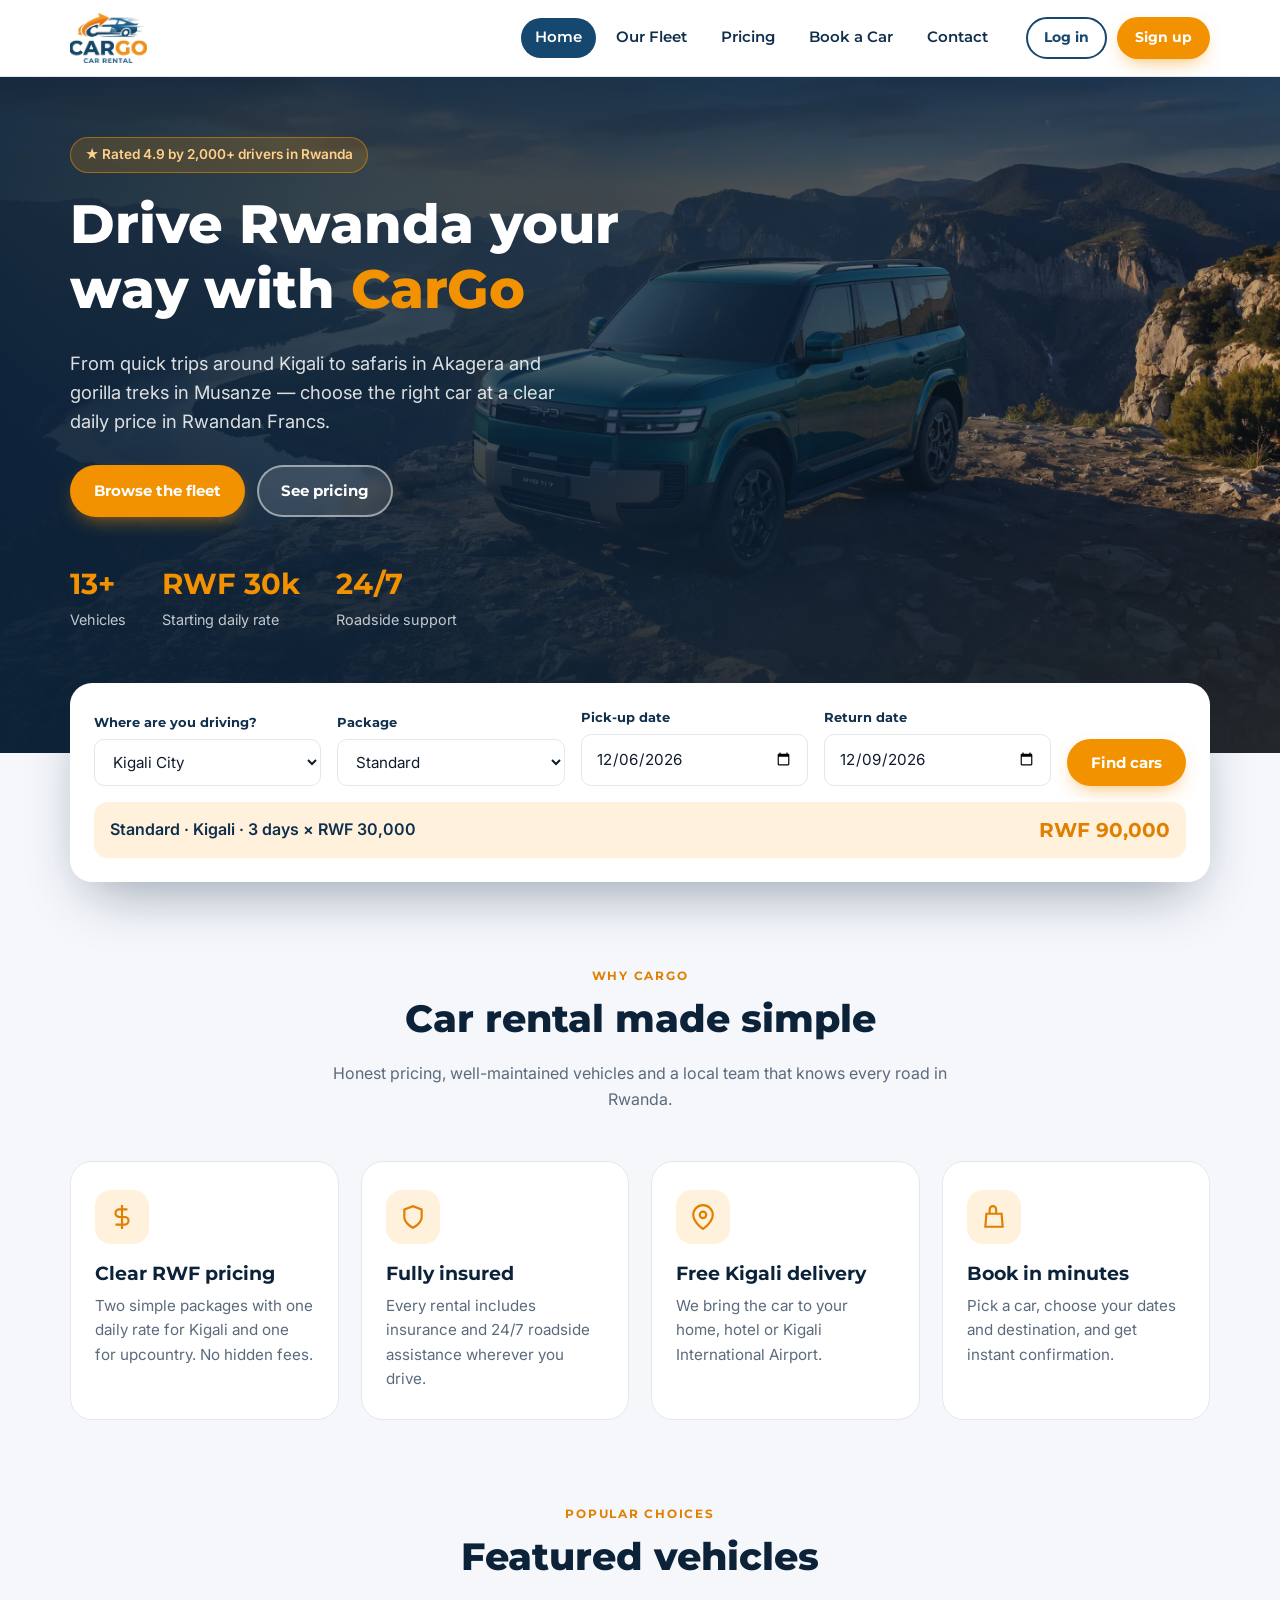
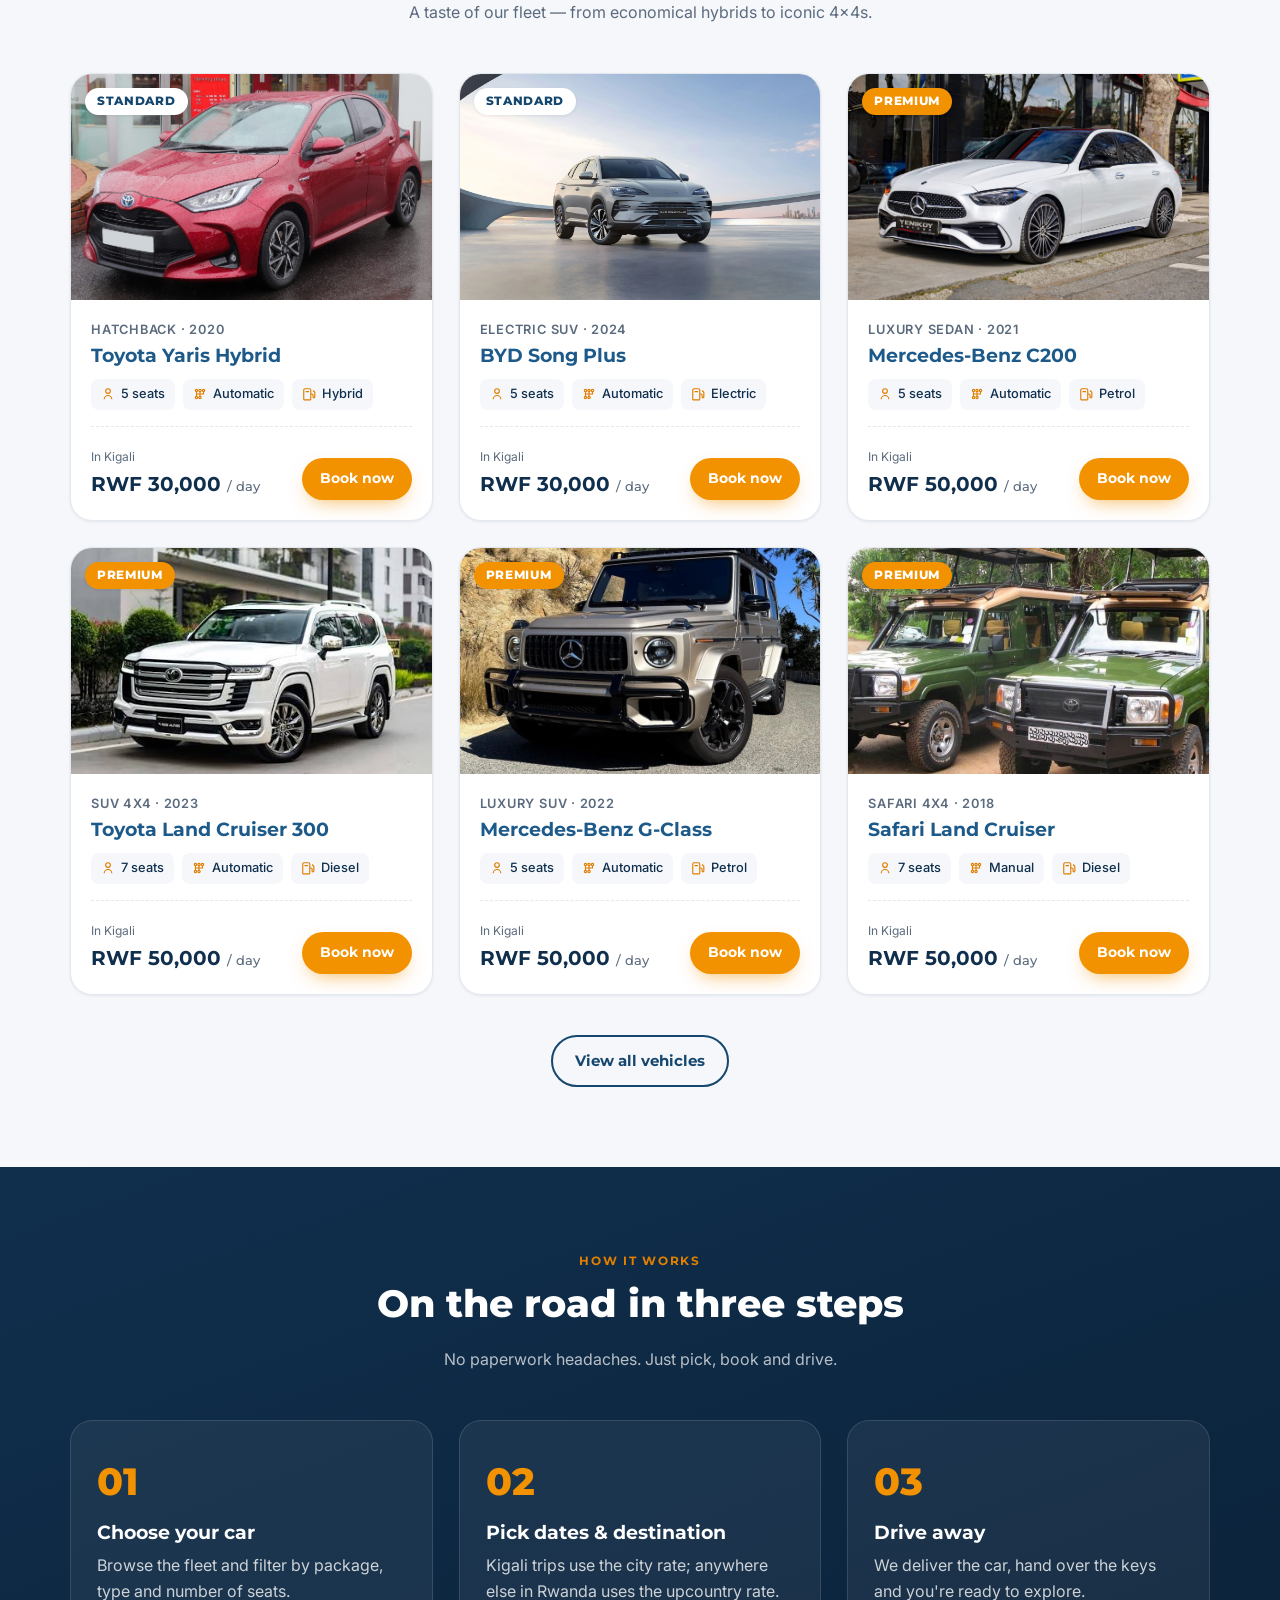
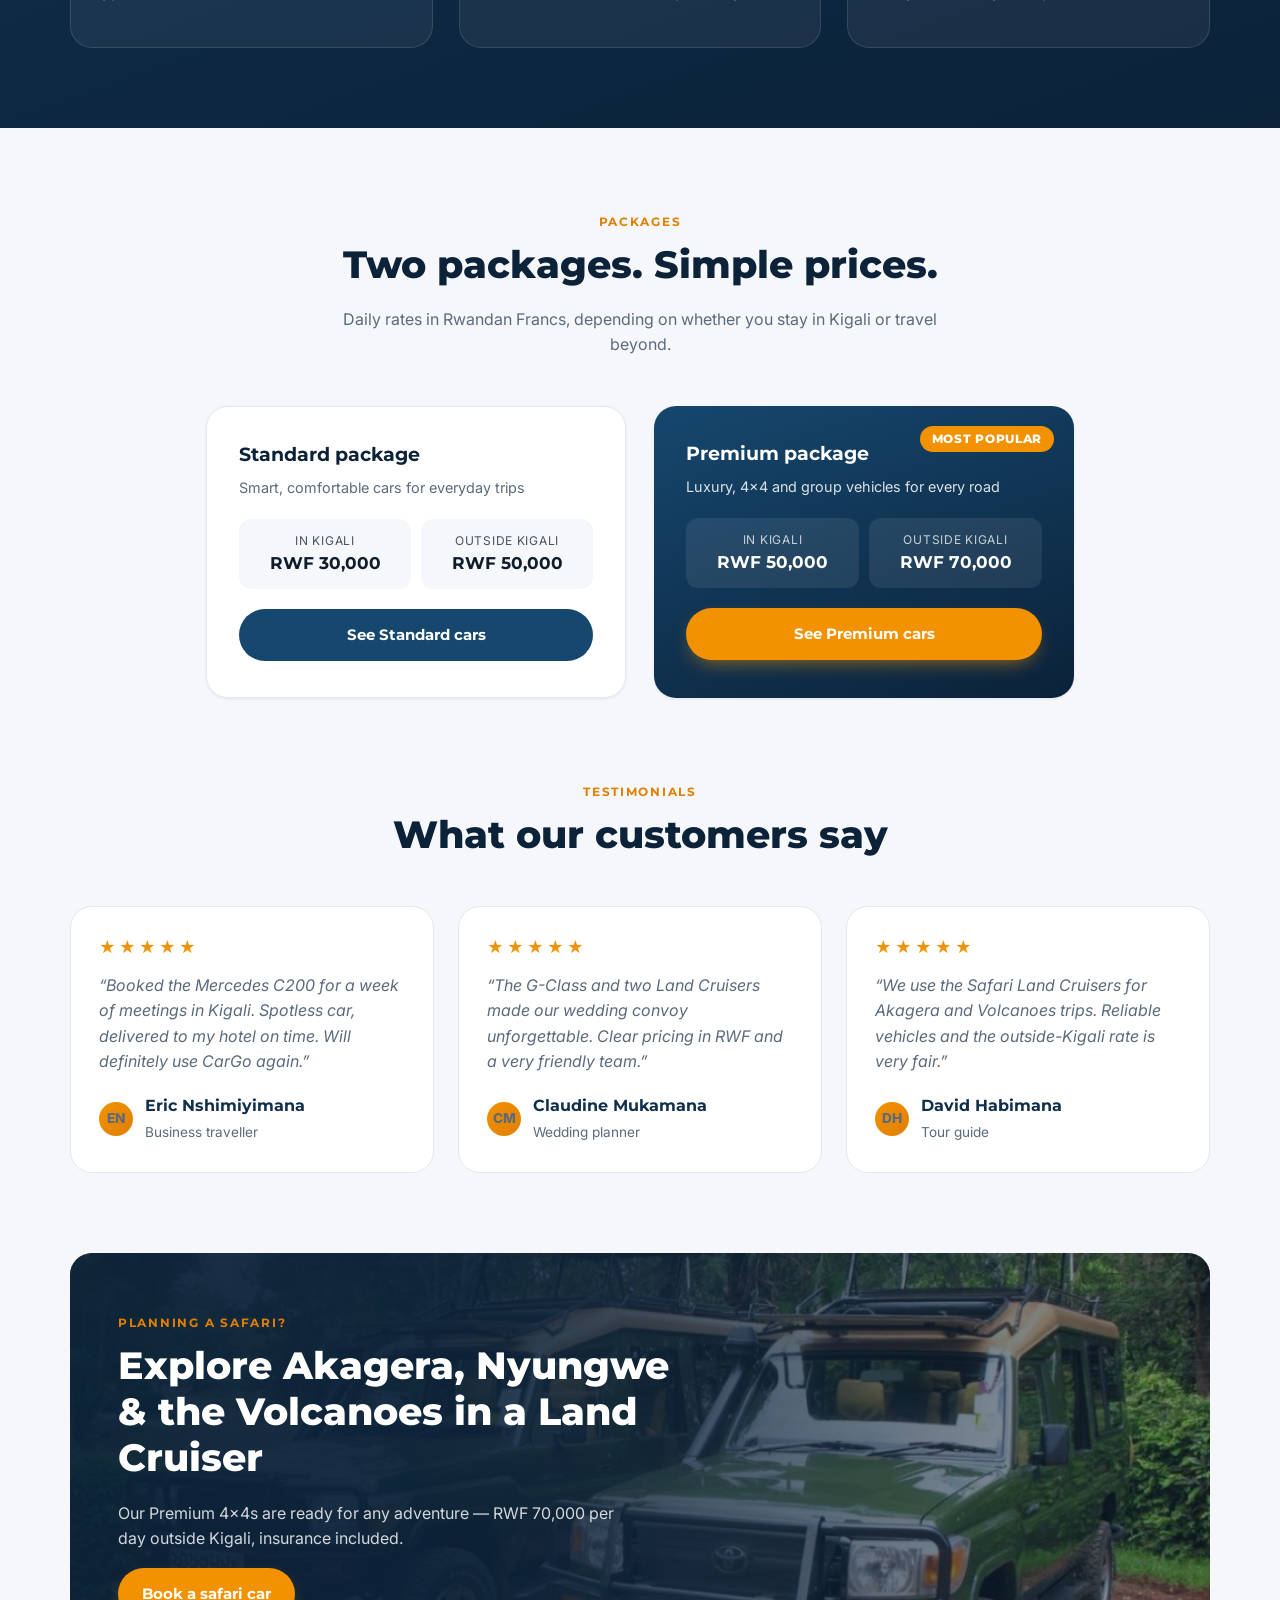
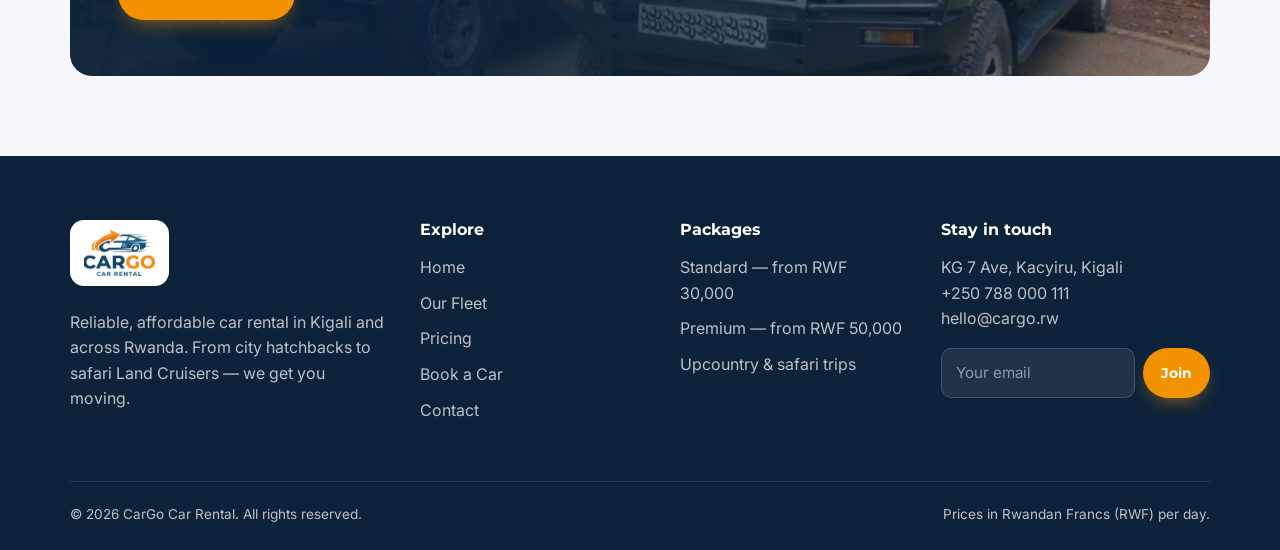
<file: index.html>
<!DOCTYPE html>
<html lang="en">
<head>
  <meta charset="UTF-8">
  <meta name="viewport" content="width=device-width, initial-scale=1.0">
  <meta name="description" content="CarGo Car Rental — affordable car hire in Kigali and across Rwanda from RWF 30,000 per day.">
  <title>CarGo Car Rental | Kigali, Rwanda</title>
  <link rel="icon" href="image/logo.png">
  <link rel="preconnect" href="https://fonts.googleapis.com">
  <link rel="preconnect" href="https://fonts.gstatic.com" crossorigin>
  <link href="https://fonts.googleapis.com/css2?family=Inter:wght@400;500;600&family=Montserrat:wght@600;700;800&display=swap" rel="stylesheet">
  <link rel="stylesheet" href="css/style.css">
</head>
<body>
  <header id="site-header"></header>

  <main>
    <!-- Hero -->
    <section class="hero">
      <div class="container">
        <div class="hero-content">
          <span class="hero-badge">★ Rated 4.9 by 2,000+ drivers in Rwanda</span>
          <h1>Drive Rwanda your way with <span class="text-orange">CarGo</span></h1>
          <p class="lead">From quick trips around Kigali to safaris in Akagera and gorilla treks in Musanze — choose the right car at a clear daily price in Rwandan Francs.</p>
          <div class="hero-actions">
            <a class="btn btn-primary" href="cars.html">Browse the fleet</a>
            <a class="btn btn-ghost-light" href="pricing.html">See pricing</a>
          </div>
          <div class="hero-stats">
            <div><strong>13+</strong><span>Vehicles</span></div>
            <div><strong>RWF 30k</strong><span>Starting daily rate</span></div>
            <div><strong>24/7</strong><span>Roadside support</span></div>
          </div>
        </div>
      </div>
    </section>

    <!-- Quick search / price estimate -->
    <section class="quick-search">
      <div class="container">
        <form id="quickSearch" novalidate>
          <div class="form-group">
            <label for="qsLocation">Where are you driving?</label>
            <select id="qsLocation" name="location"></select>
          </div>
          <div class="form-group">
            <label for="qsPackage">Package</label>
            <select id="qsPackage" name="package">
              <option value="standard">Standard</option>
              <option value="premium">Premium</option>
            </select>
          </div>
          <div class="form-group">
            <label for="qsStart">Pick-up date</label>
            <input type="date" id="qsStart" name="start">
          </div>
          <div class="form-group">
            <label for="qsEnd">Return date</label>
            <input type="date" id="qsEnd" name="end">
          </div>
          <button class="btn btn-primary" type="submit">Find cars</button>
          <div class="estimate" aria-live="polite">
            <span id="qsSummary">Standard · Kigali · 1 day</span>
            <strong id="qsTotal">RWF 30,000</strong>
          </div>
        </form>
      </div>
    </section>

    <!-- Why choose us -->
    <section class="section">
      <div class="container">
        <div class="section-head reveal">
          <span class="eyebrow">Why CarGo</span>
          <h2>Car rental made simple</h2>
          <p>Honest pricing, well-maintained vehicles and a local team that knows every road in Rwanda.</p>
        </div>
        <div class="features">
          <div class="feature reveal">
            <div class="icon"><svg viewBox="0 0 24 24" fill="none" stroke="currentColor" stroke-width="2"><path d="M12 1v22M17 5H9.5a3.5 3.5 0 0 0 0 7h5a3.5 3.5 0 0 1 0 7H6"/></svg></div>
            <h3>Clear RWF pricing</h3>
            <p>Two simple packages with one daily rate for Kigali and one for upcountry. No hidden fees.</p>
          </div>
          <div class="feature reveal">
            <div class="icon"><svg viewBox="0 0 24 24" fill="none" stroke="currentColor" stroke-width="2"><path d="M12 22s8-4 8-10V5l-8-3-8 3v7c0 6 8 10 8 10z"/></svg></div>
            <h3>Fully insured</h3>
            <p>Every rental includes insurance and 24/7 roadside assistance wherever you drive.</p>
          </div>
          <div class="feature reveal">
            <div class="icon"><svg viewBox="0 0 24 24" fill="none" stroke="currentColor" stroke-width="2"><path d="M21 10c0 7-9 13-9 13S3 17 3 10a9 9 0 0 1 18 0z"/><circle cx="12" cy="10" r="3"/></svg></div>
            <h3>Free Kigali delivery</h3>
            <p>We bring the car to your home, hotel or Kigali International Airport.</p>
          </div>
          <div class="feature reveal">
            <div class="icon"><svg viewBox="0 0 24 24" fill="none" stroke="currentColor" stroke-width="2"><path d="M14 9V5a3 3 0 0 0-6 0v4M5 9h14l1 12H4L5 9z"/></svg></div>
            <h3>Book in minutes</h3>
            <p>Pick a car, choose your dates and destination, and get instant confirmation.</p>
          </div>
        </div>
      </div>
    </section>

    <!-- Featured cars (rendered by JS) -->
    <section class="section" style="padding-top:0">
      <div class="container">
        <div class="section-head reveal">
          <span class="eyebrow">Popular choices</span>
          <h2>Featured vehicles</h2>
          <p>A taste of our fleet — from economical hybrids to iconic 4x4s.</p>
        </div>
        <div class="car-grid" id="featuredCars"></div>
        <div style="text-align:center;margin-top:40px">
          <a class="btn btn-outline" href="cars.html">View all vehicles</a>
        </div>
      </div>
    </section>

    <!-- How it works -->
    <section class="section dark-section">
      <div class="container">
        <div class="section-head reveal">
          <span class="eyebrow">How it works</span>
          <h2>On the road in three steps</h2>
          <p>No paperwork headaches. Just pick, book and drive.</p>
        </div>
        <div class="steps">
          <div class="step reveal">
            <h3>Choose your car</h3>
            <p>Browse the fleet and filter by package, type and number of seats.</p>
          </div>
          <div class="step reveal">
            <h3>Pick dates & destination</h3>
            <p>Kigali trips use the city rate; anywhere else in Rwanda uses the upcountry rate.</p>
          </div>
          <div class="step reveal">
            <h3>Drive away</h3>
            <p>We deliver the car, hand over the keys and you're ready to explore.</p>
          </div>
        </div>
      </div>
    </section>

    <!-- Packages teaser -->
    <section class="section">
      <div class="container">
        <div class="section-head reveal">
          <span class="eyebrow">Packages</span>
          <h2>Two packages. Simple prices.</h2>
          <p>Daily rates in Rwandan Francs, depending on whether you stay in Kigali or travel beyond.</p>
        </div>
        <div class="pricing-grid" id="pricingTeaser"></div>
      </div>
    </section>

    <!-- Testimonials -->
    <section class="section" style="padding-top:0">
      <div class="container">
        <div class="section-head reveal">
          <span class="eyebrow">Testimonials</span>
          <h2>What our customers say</h2>
        </div>
        <div class="testimonials" id="testimonials"></div>
      </div>
    </section>

    <!-- CTA -->
    <section class="container">
      <div class="cta-band reveal">
        <span class="eyebrow">Planning a safari?</span>
        <h2>Explore Akagera, Nyungwe & the Volcanoes in a Land Cruiser</h2>
        <p>Our Premium 4x4s are ready for any adventure — RWF 70,000 per day outside Kigali, insurance included.</p>
        <a class="btn btn-primary" href="booking.html?car=safari-land-cruiser">Book a safari car</a>
      </div>
    </section>
  </main>

  <footer id="site-footer"></footer>

  <script src="js/data.js"></script>
  <script src="js/app.js"></script>
  <script>
    // Featured cars: a mix from both packages
    const featuredIds = ["toyota-yaris", "byd-song-plus", "mercedes-c200", "toyota-lc300", "mercedes-g-class", "safari-land-cruiser"];
    qs("#featuredCars").innerHTML = featuredIds.map((id, i) => carCardHTML(findCar(id), "kigali", i * 80)).join("");

    // Package teaser cards
    qs("#pricingTeaser").innerHTML = Object.values(PACKAGES).map((p) => `
      <div class="price-card reveal ${p.id === "premium" ? "featured" : ""}">
        ${p.id === "premium" ? '<span class="badge badge-premium ribbon">Most popular</span>' : ""}
        <h3>${p.name} package</h3>
        <p class="price-note">${p.tagline}</p>
        <div class="price-rows">
          <div><span>In Kigali</span><strong>${formatRWF(p.kigali)}</strong></div>
          <div><span>Outside Kigali</span><strong>${formatRWF(p.outside)}</strong></div>
        </div>
        <a class="btn ${p.id === "premium" ? "btn-primary" : "btn-navy"} btn-block" href="cars.html?package=${p.id}">See ${p.name} cars</a>
      </div>`).join("");

    qs("#testimonials").innerHTML = TESTIMONIALS.map((t) => `
      <div class="testimonial reveal">
        <div class="stars">★★★★★</div>
        <p>“${t.text}”</p>
        <div class="who"><span class="avatar">${initials(t.name)}</span><div><strong>${t.name}</strong><span>${t.role}</span></div></div>
      </div>`).join("");

    // Quick search with live estimate
    const form = qs("#quickSearch");
    form.location.innerHTML = LOCATIONS.map((l) => `<option value="${l.value}">${l.label}</option>`).join("");
    form.start.min = todayISO();
    form.start.value = todayISO(1);
    form.end.min = todayISO(2);
    form.end.value = todayISO(4);

    function updateEstimate() {
      if (form.end.value <= form.start.value) form.end.value = new Date(new Date(form.start.value).getTime() + 86400000).toISOString().split("T")[0];
      form.end.min = form.start.value;
      const days = Math.max(1, daysBetween(form.start.value, form.end.value));
      const zone = zoneOf(form.location.value);
      const pkg = PACKAGES[form.package.value];
      const rate = pkg[zone];
      qs("#qsSummary").textContent = `${pkg.name} · ${zone === "kigali" ? "Kigali" : "Outside Kigali"} · ${days} day${days > 1 ? "s" : ""} × ${formatRWF(rate)}`;
      qs("#qsTotal").textContent = formatRWF(rate * days);
    }

    ["location", "package", "start", "end"].forEach((n) => form[n].addEventListener("change", updateEstimate));
    updateEstimate();

    form.addEventListener("submit", (e) => {
      e.preventDefault();
      const zone = zoneOf(form.location.value);
      window.location.href = `cars.html?package=${form.package.value}&zone=${zone}`;
    });
  </script>
</body>
</html>
</file>
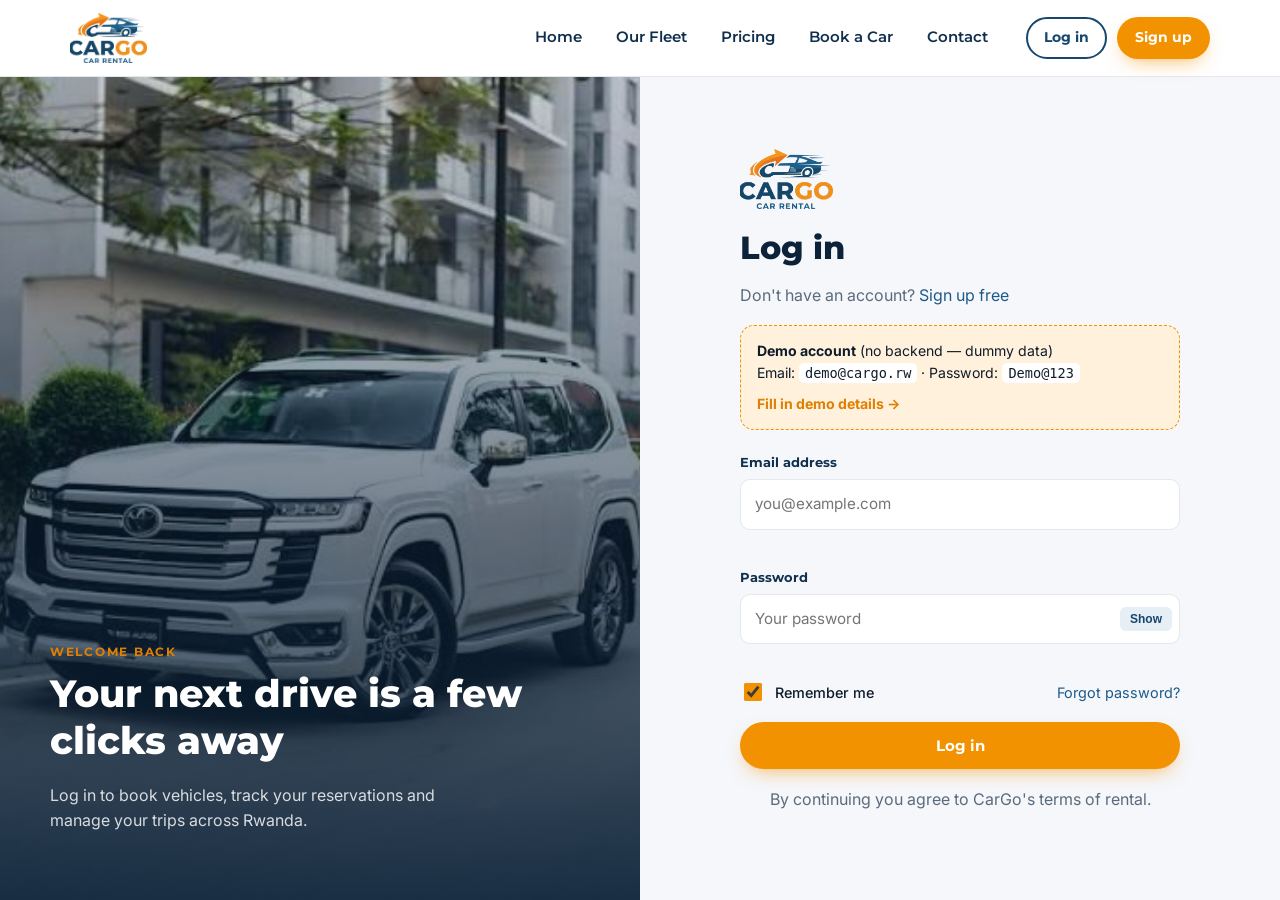
<file: account.html>
<!DOCTYPE html>
<html lang="en">
<head>
  <meta charset="UTF-8">
  <meta name="viewport" content="width=device-width, initial-scale=1.0">
  <title>My Account | CarGo Car Rental</title>
  <link rel="icon" href="image/logo.png">
  <link rel="preconnect" href="https://fonts.googleapis.com">
  <link rel="preconnect" href="https://fonts.gstatic.com" crossorigin>
  <link href="https://fonts.googleapis.com/css2?family=Inter:wght@400;500;600&family=Montserrat:wght@600;700;800&display=swap" rel="stylesheet">
  <link rel="stylesheet" href="css/style.css">
</head>
<body>
  <header id="site-header"></header>

  <main>
    <section class="section">
      <div class="container" id="accountRoot"></div>
    </section>
  </main>

  <footer id="site-footer"></footer>

  <script src="js/data.js"></script>
  <script src="js/app.js"></script>
  <script>
    const user = Auth.current();
    if (!user) window.location.replace("login.html?next=account.html");

    function render() {
      const list = Bookings.forUser(user.email).slice().reverse();
      const active = list.filter((b) => b.status === "confirmed");
      const spent = active.reduce((sum, b) => sum + b.total, 0);
      const days = active.reduce((sum, b) => sum + b.days, 0);

      qs("#accountRoot").innerHTML = `
        <div class="account-head">
          <span class="avatar">${escapeHTML(initials(user.name))}</span>
          <div>
            <span class="eyebrow" style="margin:0">My account</span>
            <h1 style="font-size:2rem;margin:0">Hello, ${escapeHTML(user.name)}</h1>
            <p class="text-muted" style="margin:0">${escapeHTML(user.email)} · ${escapeHTML(user.phone || "")}</p>
          </div>
          <a class="btn btn-primary" href="booking.html" style="margin-left:auto">+ New booking</a>
        </div>

        <div class="stat-cards">
          <div class="stat-card"><span>Active bookings</span><strong>${active.length}</strong></div>
          <div class="stat-card"><span>Rental days booked</span><strong>${days}</strong></div>
          <div class="stat-card"><span>Total value</span><strong>${formatRWF(spent)}</strong></div>
        </div>

        <h2 style="font-size:1.5rem">My bookings</h2>
        ${list.length ? list.map((b) => `
          <div class="booking-item">
            <img src="${b.image}" alt="${escapeHTML(b.carName)}">
            <div>
              <h4>${escapeHTML(b.carName)} <span class="status status-${b.status}">${b.status}</span></h4>
              <p>Ref <strong>${b.id}</strong> · ${b.startDate} → ${b.endDate} · ${b.days} day${b.days > 1 ? "s" : ""}</p>
              <p>${b.zone === "kigali" ? "Inside Kigali" : "Outside Kigali"} · ${formatRWF(b.rate)}/day · Total <strong>${formatRWF(b.total)}</strong></p>
            </div>
            ${b.status === "confirmed" ? `<button class="btn btn-outline btn-sm" data-cancel="${b.id}">Cancel</button>` : "<span></span>"}
          </div>`).join("")
        : `<div class="empty-state"><h3>No bookings yet</h3><p>When you book a car it will show up here.</p><a class="btn btn-primary" href="cars.html">Browse the fleet</a></div>`}
      `;

      qsa("[data-cancel]").forEach((btn) => btn.addEventListener("click", () => {
        if (!confirm("Cancel booking " + btn.dataset.cancel + "?")) return;
        Bookings.cancel(btn.dataset.cancel);
        toast("Booking cancelled.");
        render();
      }));
    }

    if (user) render();
  </script>
</body>
</html>
</file>
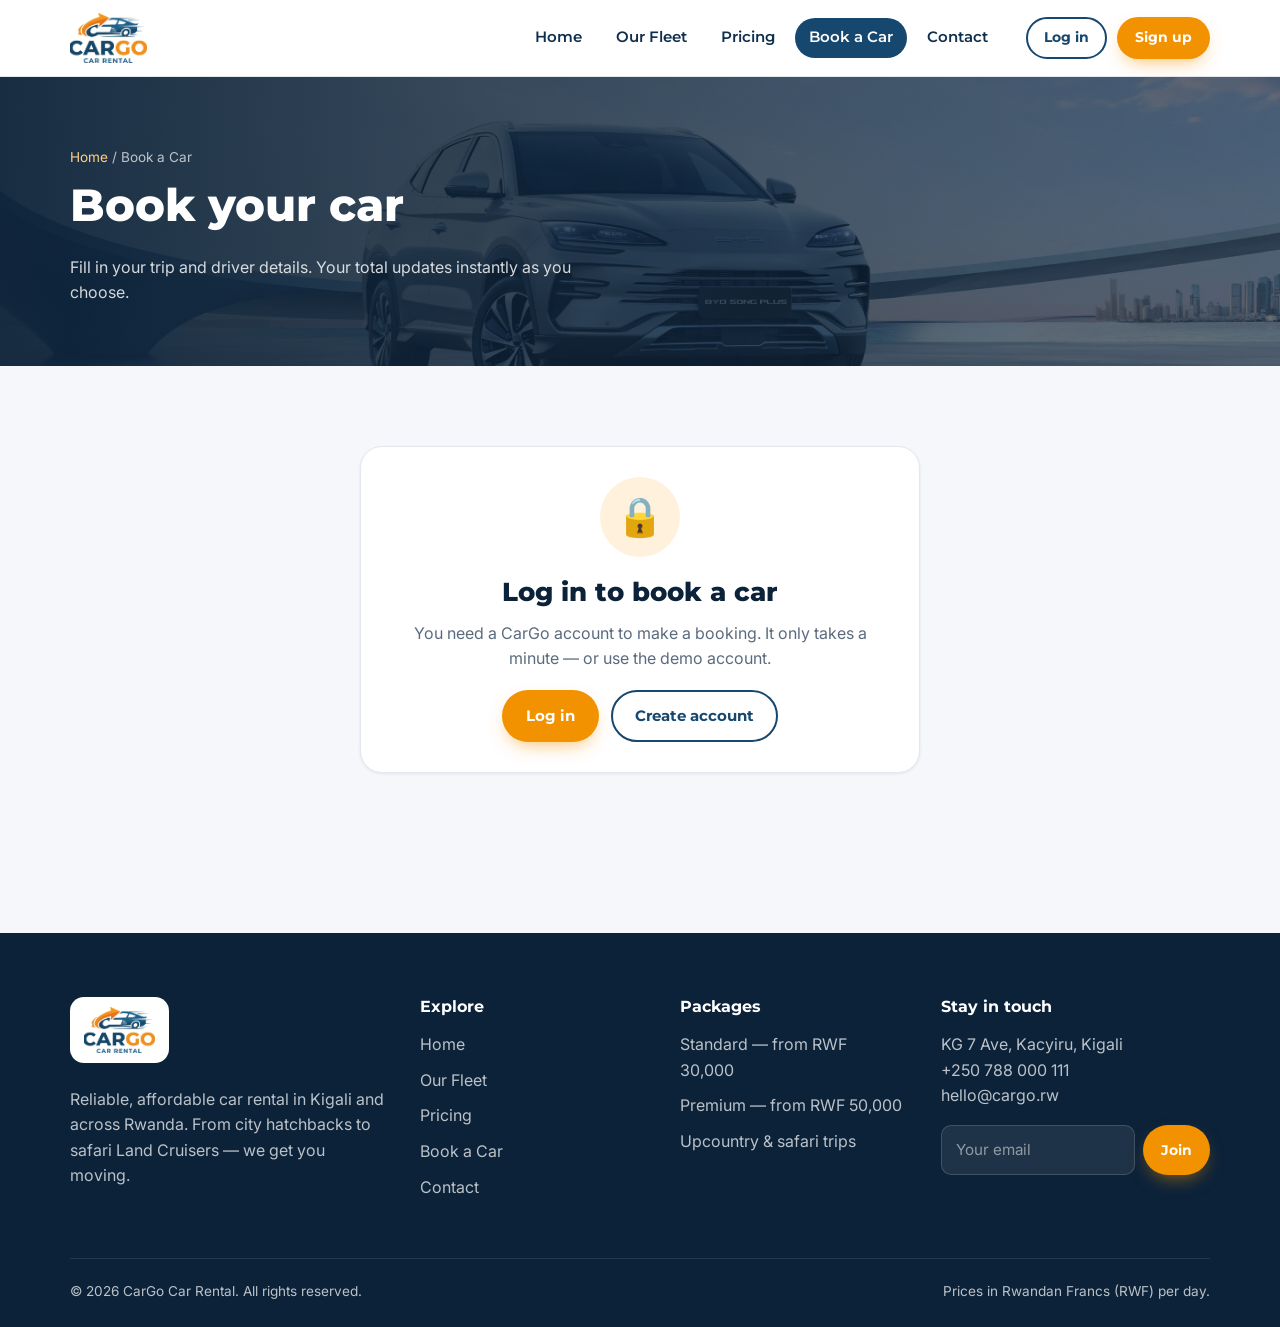
<file: booking.html>
<!DOCTYPE html>
<html lang="en">
<head>
  <meta charset="UTF-8">
  <meta name="viewport" content="width=device-width, initial-scale=1.0">
  <title>Book a Car | CarGo Car Rental</title>
  <link rel="icon" href="image/logo.png">
  <link rel="preconnect" href="https://fonts.googleapis.com">
  <link rel="preconnect" href="https://fonts.gstatic.com" crossorigin>
  <link href="https://fonts.googleapis.com/css2?family=Inter:wght@400;500;600&family=Montserrat:wght@600;700;800&display=swap" rel="stylesheet">
  <link rel="stylesheet" href="css/style.css">
</head>
<body>
  <header id="site-header"></header>

  <main>
    <section class="page-banner" style="background-image:url('image/byd-design.webp')">
      <div class="container">
        <div class="breadcrumb"><a href="index.html">Home</a> / Book a Car</div>
        <h1>Book your car</h1>
        <p>Fill in your trip and driver details. Your total updates instantly as you choose.</p>
      </div>
    </section>

    <section class="section">
      <div class="container" id="bookingRoot"></div>
    </section>
  </main>

  <footer id="site-footer"></footer>

  <script src="js/data.js"></script>
  <script src="js/app.js"></script>
  <script>
    const root = qs("#bookingRoot");
    const user = Auth.current();

    if (!user) {
      // Booking is only for logged-in users
      const next = encodeURIComponent("booking.html" + window.location.search);
      root.innerHTML = `
        <div class="card" style="max-width:560px;margin:0 auto;text-align:center">
          <div class="success-icon" style="background:var(--orange-100);color:var(--orange-600)">🔒</div>
          <h2 style="font-size:1.6rem">Log in to book a car</h2>
          <p class="text-muted">You need a CarGo account to make a booking. It only takes a minute — or use the demo account.</p>
          <div style="display:flex;gap:12px;justify-content:center;flex-wrap:wrap;margin-top:18px">
            <a class="btn btn-primary" href="login.html?next=${next}">Log in</a>
            <a class="btn btn-outline" href="signup.html?next=${next}">Create account</a>
          </div>
        </div>`;
    } else {
      renderForm();
    }

    function renderForm() {
      const optionsFor = (pkg) => CARS.filter((c) => c.package === pkg).map((c) => `<option value="${c.id}">${c.name} (${c.type})</option>`).join("");

      root.innerHTML = `
        <div class="booking-layout">
          <form class="card" id="bookingForm" novalidate>
            <div class="form-section-title"><span>1</span> Trip details</div>
            <div class="form-group">
              <label for="car">Vehicle</label>
              <select id="car" name="car">
                <option value="">Select a vehicle…</option>
                <optgroup label="Standard — RWF 30k Kigali / 50k outside">${optionsFor("standard")}</optgroup>
                <optgroup label="Premium — RWF 50k Kigali / 70k outside">${optionsFor("premium")}</optgroup>
              </select>
              <span class="error-msg"></span>
            </div>
            <div class="form-row">
              <div class="form-group">
                <label for="location">Destination</label>
                <select id="location" name="location">
                  <option value="">Where will you drive?</option>
                  ${LOCATIONS.map((l) => `<option value="${l.value}">${l.label}</option>`).join("")}
                </select>
                <span class="error-msg"></span>
              </div>
              <div class="form-group">
                <label for="pickupPoint">Pick-up address in Kigali</label>
                <input type="text" id="pickupPoint" name="pickupPoint" placeholder="e.g. Kigali Airport, KG 7 Ave">
                <span class="error-msg"></span>
              </div>
            </div>
            <div class="form-row">
              <div class="form-group">
                <label for="startDate">Pick-up date</label>
                <input type="date" id="startDate" name="startDate">
                <span class="error-msg"></span>
              </div>
              <div class="form-group">
                <label for="endDate">Return date</label>
                <input type="date" id="endDate" name="endDate">
                <span class="error-msg"></span>
              </div>
            </div>

            <div class="form-section-title"><span>2</span> Driver details</div>
            <div class="form-row">
              <div class="form-group">
                <label for="fullName">Full name</label>
                <input type="text" id="fullName" name="fullName" autocomplete="name">
                <span class="error-msg"></span>
              </div>
              <div class="form-group">
                <label for="email">Email</label>
                <input type="email" id="email" name="email" autocomplete="email">
                <span class="error-msg"></span>
              </div>
            </div>
            <div class="form-row">
              <div class="form-group">
                <label for="phone">Phone number</label>
                <input type="tel" id="phone" name="phone" placeholder="07X XXX XXXX" autocomplete="tel">
                <span class="error-msg"></span>
              </div>
              <div class="form-group">
                <label for="idNumber">National ID or passport</label>
                <input type="text" id="idNumber" name="idNumber" placeholder="16-digit ID or passport no.">
                <span class="error-msg"></span>
              </div>
            </div>
            <div class="form-group">
              <label for="licence">Driving licence number</label>
              <input type="text" id="licence" name="licence" placeholder="e.g. RW1234567">
              <span class="error-msg"></span>
            </div>
            <div class="form-group">
              <label for="notes">Notes (optional)</label>
              <textarea id="notes" name="notes" maxlength="300" placeholder="Child seat, flight number, etc."></textarea>
              <span class="error-msg"></span>
            </div>
            <div class="form-group">
              <label class="checkbox"><input type="checkbox" name="terms"> I agree to the rental terms and confirm the driver is at least 21 years old.</label>
              <span class="error-msg"></span>
            </div>
            <button class="btn btn-primary btn-block" type="submit">Confirm booking</button>
          </form>

          <aside class="side-card" id="summary" aria-live="polite"></aside>
        </div>`;

      const form = qs("#bookingForm");

      // Prefill from URL + logged-in user
      const preCar = getParam("car");
      if (findCar(preCar)) form.car.value = preCar;
      const preLoc = getParam("location");
      if (LOCATIONS.some((l) => l.value === preLoc)) form.location.value = preLoc;
      const preDays = Math.min(60, Math.max(1, parseInt(getParam("days"), 10) || 0));
      form.startDate.min = todayISO();
      form.endDate.min = todayISO(1);
      if (preDays) {
        form.startDate.value = todayISO(1);
        form.endDate.value = todayISO(1 + preDays);
      }
      form.fullName.value = user.name;
      form.email.value = user.email;
      form.phone.value = user.phone || "";

      const rules = {
        car: [[Validators.required, "Please choose a vehicle."]],
        location: [[Validators.required, "Please choose your destination."]],
        pickupPoint: [[Validators.minLen(3), "Enter where we should deliver the car."]],
        startDate: [
          [Validators.required, "Choose a pick-up date."],
          [(v) => v >= todayISO(), "Pick-up date can't be in the past."]
        ],
        endDate: [
          [Validators.required, "Choose a return date."],
          [(v, f) => !f.startDate.value || v > f.startDate.value, "Return date must be after pick-up."],
          [(v, f) => !f.startDate.value || daysBetween(f.startDate.value, v) <= 60, "Maximum rental is 60 days."]
        ],
        fullName: [
          [Validators.required, "Enter the driver's full name."],
          [Validators.name, "Enter first and last name (letters only)."]
        ],
        email: [
          [Validators.required, "Enter an email address."],
          [Validators.email, "Enter a valid email, e.g. name@example.com."]
        ],
        phone: [
          [Validators.required, "Enter a phone number."],
          [Validators.phone, "Enter a valid Rwandan number, e.g. 0788 123 456."]
        ],
        idNumber: [
          [Validators.required, "Enter your National ID or passport number."],
          [Validators.idOrPassport, "National ID must be 16 digits starting with 1, or a valid passport no."]
        ],
        licence: [
          [Validators.required, "Enter your driving licence number."],
          [Validators.licence, "Licence number should be 6–16 letters or numbers."]
        ],
        notes: [[(v) => v.length <= 300, "Notes must be under 300 characters."]],
        terms: [[Validators.required, "You must accept the rental terms."]]
      };

      function calc() {
        const car = findCar(form.car.value);
        const zone = form.location.value ? zoneOf(form.location.value) : "kigali";
        const days = form.startDate.value && form.endDate.value ? daysBetween(form.startDate.value, form.endDate.value) : 0;
        const rate = car ? rateFor(car, zone) : 0;
        return { car, zone, days: days > 0 ? days : 0, rate, total: days > 0 ? rate * days : 0 };
      }

      function renderSummary() {
        const { car, zone, days, rate, total } = calc();
        const loc = LOCATIONS.find((l) => l.value === form.location.value);
        qs("#summary").innerHTML = car
          ? `<h3>Booking summary</h3>
             <div class="summary-car"><img src="${car.image}" alt=""><div><strong>${car.name}</strong><br><span class="badge badge-${car.package}">${PACKAGES[car.package].name}</span></div></div>
             <div class="summary-line"><span>Destination</span><span>${loc ? loc.label : "—"}</span></div>
             <div class="summary-line"><span>Rate type</span><span>${zone === "kigali" ? "Inside Kigali" : "Outside Kigali"}</span></div>
             <div class="summary-line"><span>Daily rate</span><span>${formatRWF(rate)}</span></div>
             <div class="summary-line"><span>Duration</span><span>${days ? days + " day" + (days > 1 ? "s" : "") : "—"}</span></div>
             <div class="calc-total" style="margin-top:18px"><span>Total</span><strong>${formatRWF(total)}</strong></div>
             <p class="text-muted" style="font-size:.85rem;margin:0">Insurance & roadside assistance included. Pay on delivery.</p>`
          : `<h3>Booking summary</h3><p class="text-muted">Choose a vehicle to see your price.</p>
             <div class="price-rows">
               <div><span>Standard</span><strong>${formatRWF(30000)}+</strong></div>
               <div><span>Premium</span><strong>${formatRWF(50000)}+</strong></div>
             </div>`;
      }

      form.addEventListener("input", renderSummary);
      form.addEventListener("change", () => {
        if (form.startDate.value) form.endDate.min = form.startDate.value;
        renderSummary();
      });
      renderSummary();

      attachValidation(form, rules, (data) => {
        const { car, zone, days, rate, total } = calc();
        const booking = Bookings.add({
          userEmail: user.email,
          carId: car.id,
          carName: car.name,
          image: car.image,
          package: car.package,
          location: data.location,
          zone,
          pickupPoint: data.pickupPoint.trim(),
          startDate: data.startDate,
          endDate: data.endDate,
          days,
          rate,
          total,
          driver: { name: data.fullName.trim(), email: data.email.trim(), phone: data.phone.trim() },
          notes: data.notes.trim()
        });
        window.scrollTo({ top: 0, behavior: "smooth" });
        root.innerHTML = `
          <div class="card success-box" style="max-width:620px;margin:0 auto">
            <div class="success-icon">✓</div>
            <h2 style="font-size:1.7rem">Booking confirmed!</h2>
            <p class="text-muted">Thank you, ${escapeHTML(booking.driver.name.split(" ")[0])}. Your reference is <strong>${booking.id}</strong>.</p>
            <div style="text-align:left;margin:24px 0">
              <div class="summary-line"><span>Vehicle</span><span>${booking.carName}</span></div>
              <div class="summary-line"><span>Dates</span><span>${booking.startDate} → ${booking.endDate} (${booking.days} days)</span></div>
              <div class="summary-line"><span>Rate</span><span>${formatRWF(booking.rate)} / day (${zone === "kigali" ? "Kigali" : "Outside Kigali"})</span></div>
              <div class="summary-line"><span>Total</span><span>${formatRWF(booking.total)}</span></div>
            </div>
            <div style="display:flex;gap:12px;justify-content:center;flex-wrap:wrap">
              <a class="btn btn-primary" href="account.html">View my bookings</a>
              <a class="btn btn-outline" href="cars.html">Browse more cars</a>
            </div>
          </div>`;
        toast("Booking " + booking.id + " confirmed!");
      });
    }
  </script>
</body>
</html>
</file>
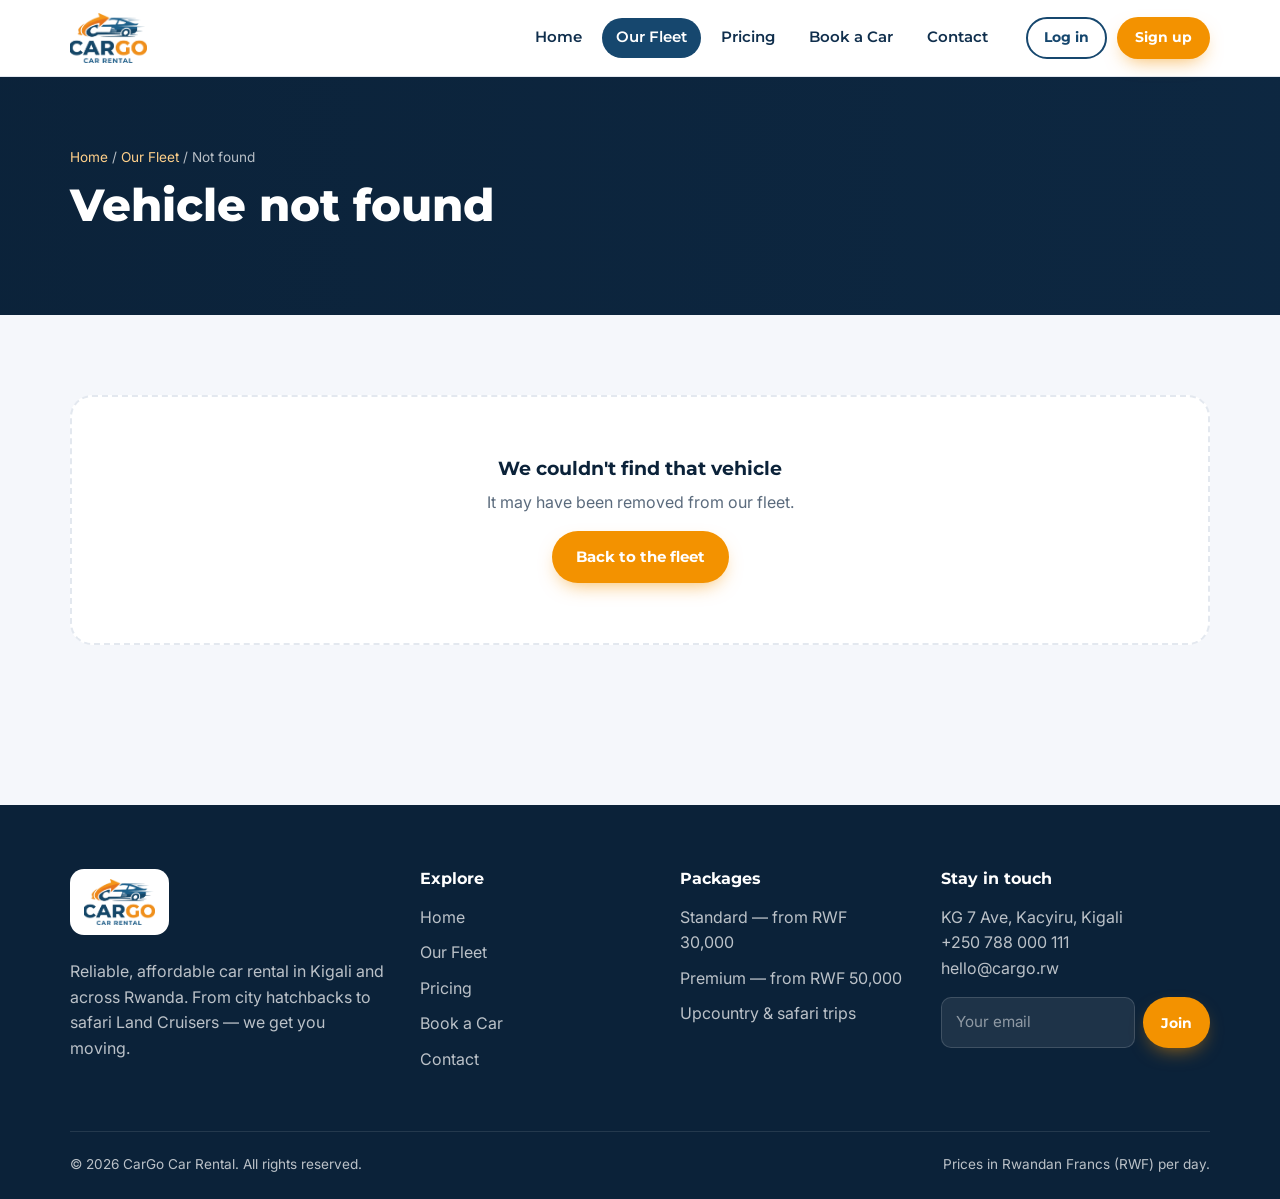
<file: car.html>
<!DOCTYPE html>
<html lang="en">
<head>
  <meta charset="UTF-8">
  <meta name="viewport" content="width=device-width, initial-scale=1.0">
  <title>Vehicle Details | CarGo Car Rental</title>
  <link rel="icon" href="image/logo.png">
  <link rel="preconnect" href="https://fonts.googleapis.com">
  <link rel="preconnect" href="https://fonts.gstatic.com" crossorigin>
  <link href="https://fonts.googleapis.com/css2?family=Inter:wght@400;500;600&family=Montserrat:wght@600;700;800&display=swap" rel="stylesheet">
  <link rel="stylesheet" href="css/style.css">
</head>
<body>
  <header id="site-header"></header>

  <main>
    <section class="page-banner" id="banner">
      <div class="container">
        <div class="breadcrumb"><a href="index.html">Home</a> / <a href="cars.html">Our Fleet</a> / <span id="crumbName">Vehicle</span></div>
        <h1 id="carTitle">Vehicle details</h1>
        <p id="carSubtitle"></p>
      </div>
    </section>

    <section class="section">
      <div class="container" id="detailsRoot"></div>
    </section>

    <section class="section" style="padding-top:0">
      <div class="container">
        <div class="section-head">
          <span class="eyebrow">You may also like</span>
          <h2>Similar vehicles</h2>
        </div>
        <div class="car-grid" id="similarCars"></div>
      </div>
    </section>
  </main>

  <footer id="site-footer"></footer>

  <script src="js/data.js"></script>
  <script src="js/app.js"></script>
  <script>
    const car = findCar(getParam("id"));
    const root = qs("#detailsRoot");

    if (!car) {
      qs("#carTitle").textContent = "Vehicle not found";
      qs("#crumbName").textContent = "Not found";
      root.innerHTML = `<div class="empty-state"><h3>We couldn't find that vehicle</h3><p>It may have been removed from our fleet.</p><a class="btn btn-primary" href="cars.html">Back to the fleet</a></div>`;
      qs("#similarCars").closest("section").remove();
    } else {
      const pkg = PACKAGES[car.package];
      document.title = `${car.name} | CarGo Car Rental`;
      qs("#banner").style.backgroundImage = `url('${car.image}')`;
      qs("#carTitle").textContent = car.name;
      qs("#crumbName").textContent = car.name;
      qs("#carSubtitle").textContent = `${car.type} · ${pkg.name} package · from ${formatRWF(pkg.kigali)} per day`;

      root.innerHTML = `
        <div class="details-layout">
          <div>
            <div class="details-hero"><img src="${car.image}" alt="${car.name}"></div>
            <div class="spec-grid">
              <div><span>Seats</span><strong>${car.seats}</strong></div>
              <div><span>Gearbox</span><strong>${car.transmission}</strong></div>
              <div><span>Fuel</span><strong>${car.fuel}</strong></div>
              <div><span>Year</span><strong>${car.year}</strong></div>
            </div>
            <h2 style="font-size:1.5rem">About this vehicle</h2>
            <p class="text-muted">${car.description}</p>
            <h3 style="margin-top:28px">Features</h3>
            <ul class="feature-list">${car.features.map((f) => `<li>${f}</li>`).join("")}</ul>
          </div>

          <aside class="side-card">
            <span class="badge badge-${car.package}">${pkg.name} package</span>
            <h3 style="margin-top:12px">Price calculator</h3>
            <div class="price-rows" style="margin-top:0">
              <div><span>In Kigali</span><strong>${formatRWF(pkg.kigali)}</strong></div>
              <div><span>Outside Kigali</span><strong>${formatRWF(pkg.outside)}</strong></div>
            </div>
            <form id="calc">
              <div class="form-group">
                <label for="calcLocation">Destination</label>
                <select id="calcLocation" name="location">${LOCATIONS.map((l) => `<option value="${l.value}">${l.label}</option>`).join("")}</select>
              </div>
              <div class="form-group">
                <label for="calcDays">Number of days</label>
                <input type="number" id="calcDays" name="days" min="1" max="60" value="3">
                <span class="error-msg" id="daysError"></span>
              </div>
              <div class="calc-total">
                <span id="calcLine">3 days × ${formatRWF(pkg.kigali)}</span>
                <strong id="calcTotal">${formatRWF(pkg.kigali * 3)}</strong>
              </div>
              <button class="btn btn-primary btn-block" type="submit">Continue to booking</button>
            </form>
          </aside>
        </div>`;

      const calc = qs("#calc");
      function updateCalc() {
        const days = Number(calc.days.value);
        const valid = Number.isInteger(days) && days >= 1 && days <= 60;
        qs("#daysError").textContent = valid ? "" : "Enter between 1 and 60 days.";
        calc.days.closest(".form-group").classList.toggle("invalid", !valid);
        if (!valid) return false;
        const rate = rateFor(car, zoneOf(calc.location.value));
        qs("#calcLine").textContent = `${days} day${days > 1 ? "s" : ""} × ${formatRWF(rate)}`;
        qs("#calcTotal").textContent = formatRWF(rate * days);
        return true;
      }
      calc.addEventListener("input", updateCalc);
      calc.addEventListener("submit", (e) => {
        e.preventDefault();
        if (!updateCalc()) return;
        window.location.href = `booking.html?car=${car.id}&location=${calc.location.value}&days=${calc.days.value}`;
      });

      const similar = CARS.filter((c) => c.id !== car.id && c.package === car.package).slice(0, 3);
      qs("#similarCars").innerHTML = similar.map((c, i) => carCardHTML(c, "kigali", i * 80)).join("");
    }
  </script>
</body>
</html>
</file>
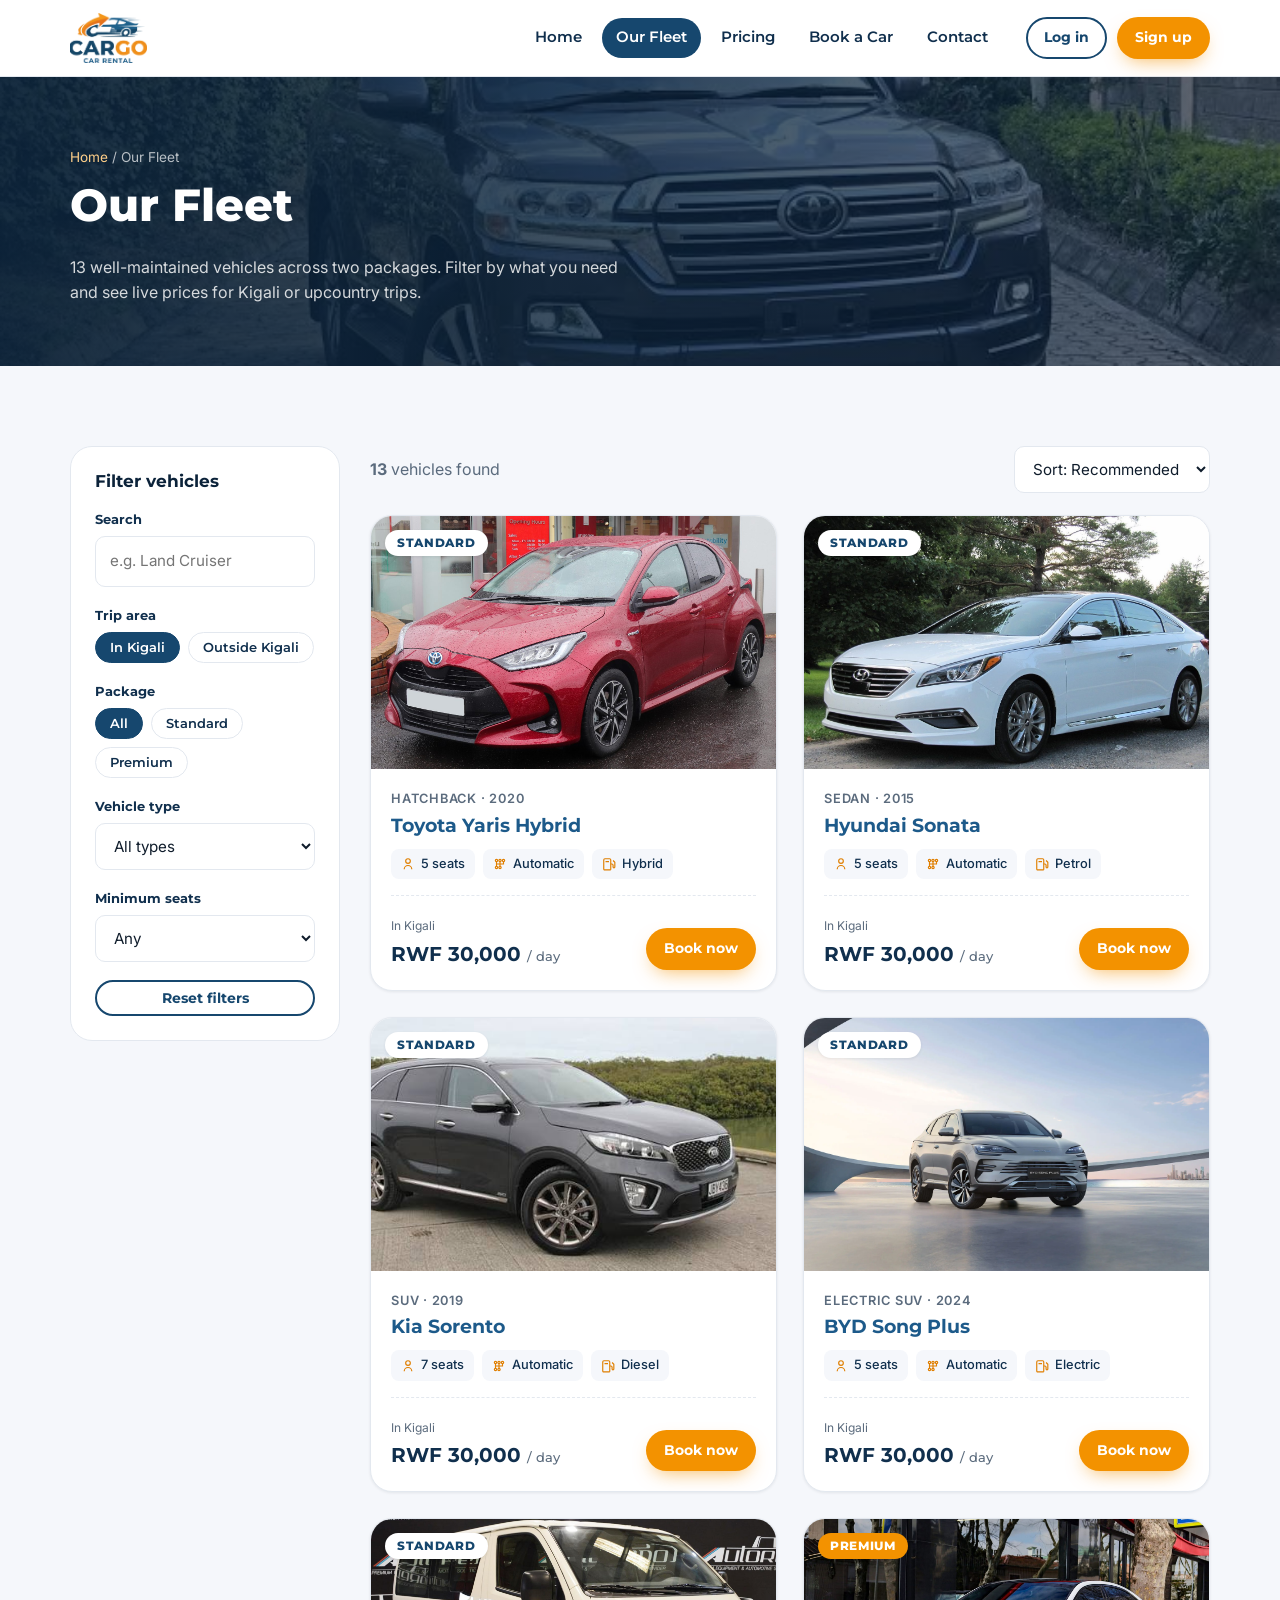
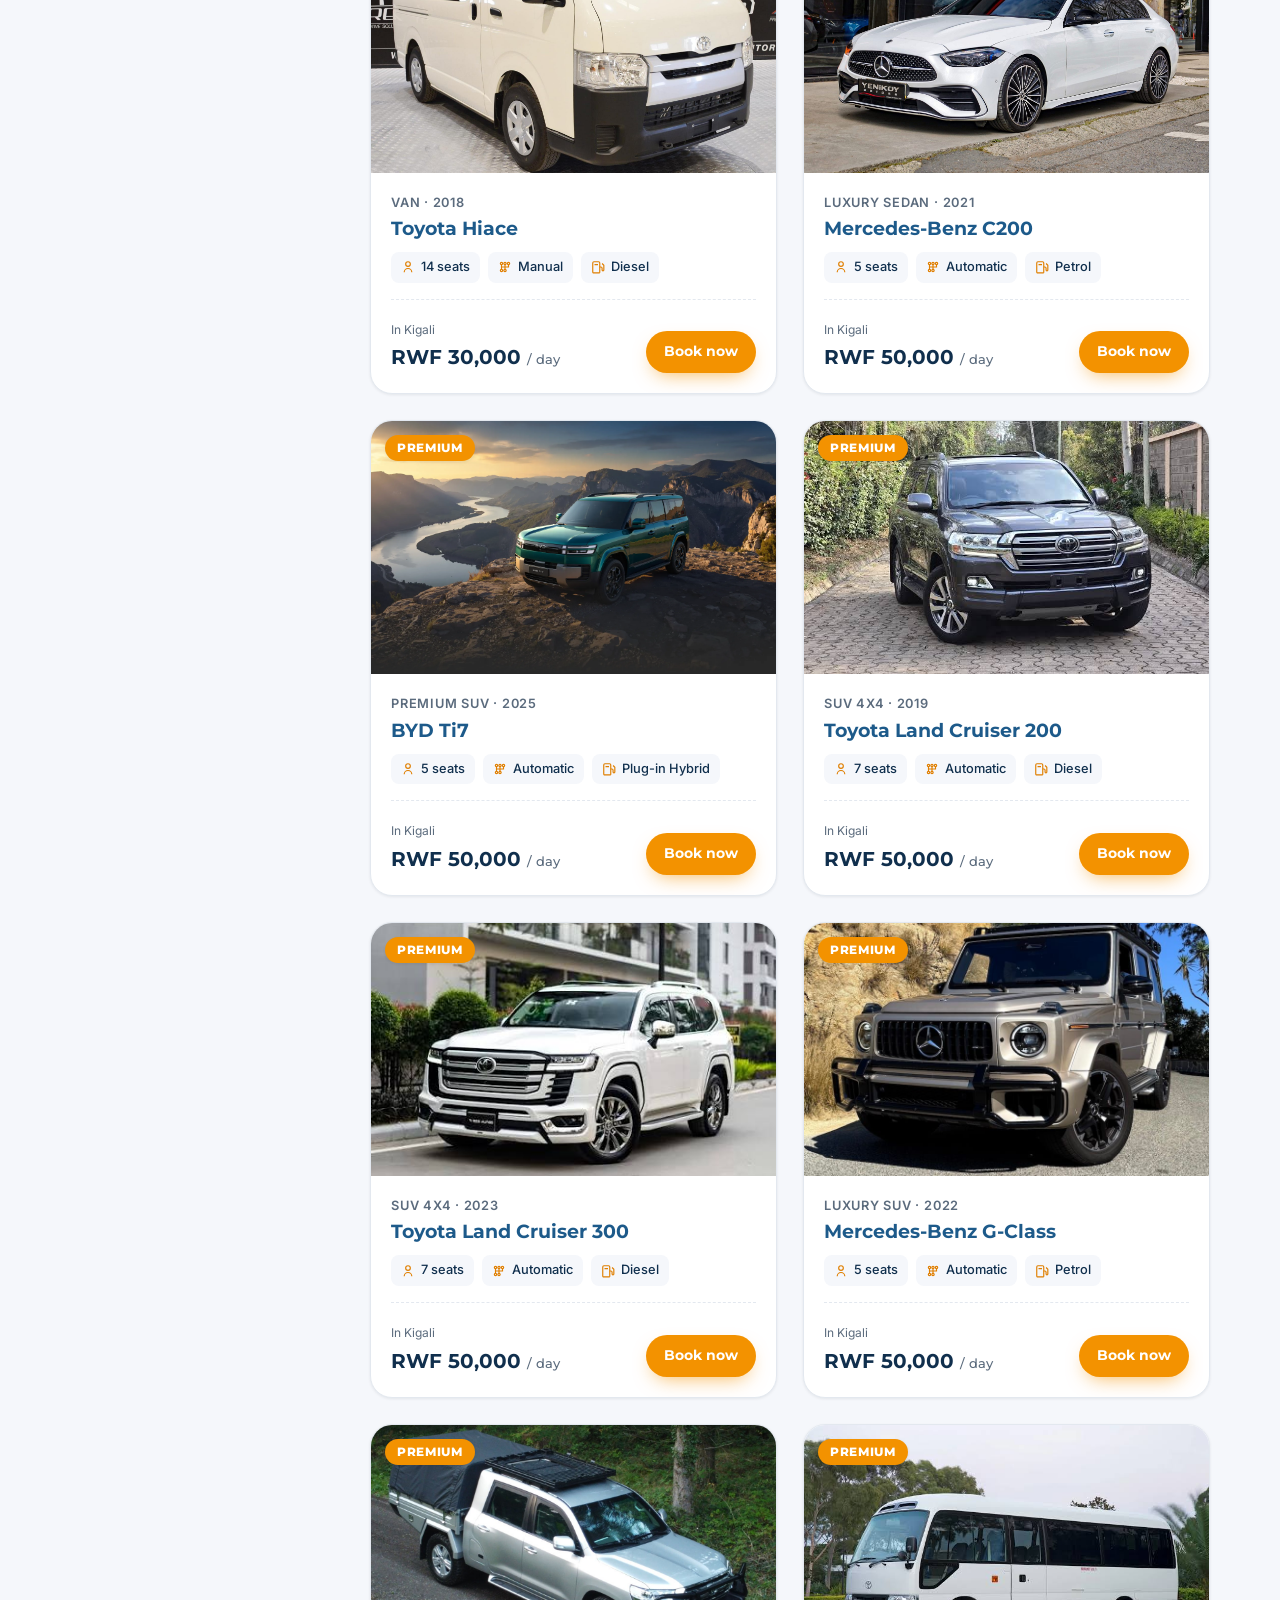
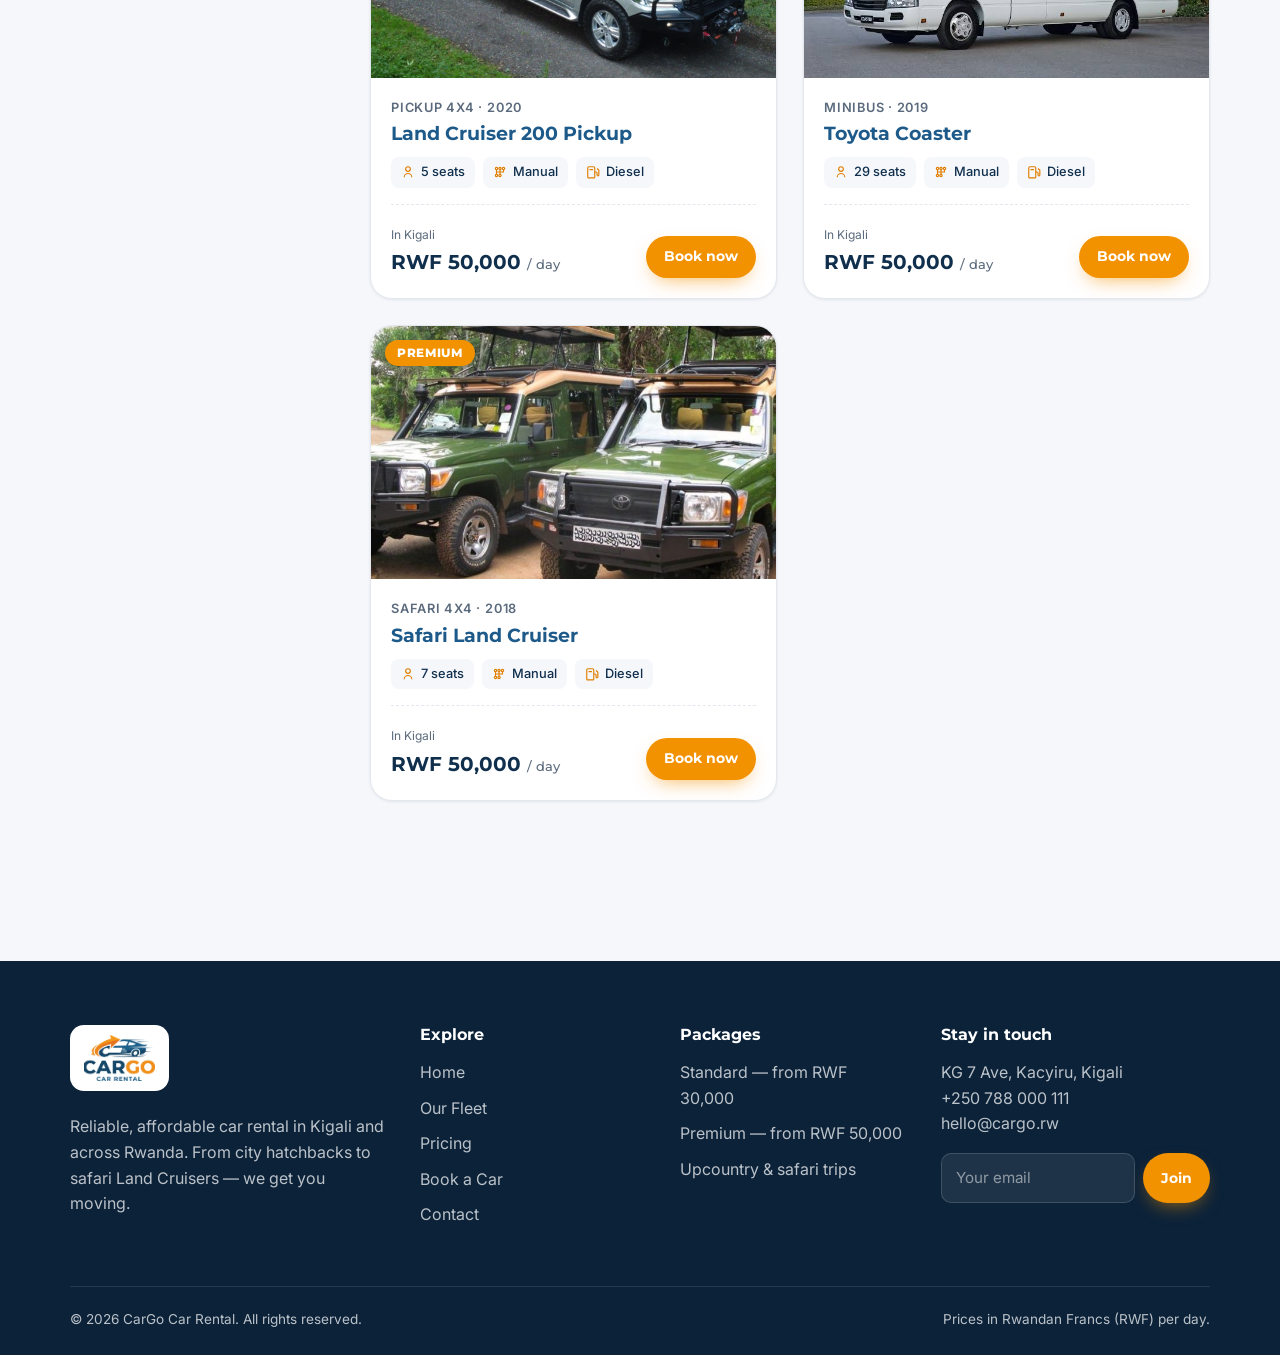
<file: cars.html>
<!DOCTYPE html>
<html lang="en">
<head>
  <meta charset="UTF-8">
  <meta name="viewport" content="width=device-width, initial-scale=1.0">
  <title>Our Fleet | CarGo Car Rental</title>
  <link rel="icon" href="image/logo.png">
  <link rel="preconnect" href="https://fonts.googleapis.com">
  <link rel="preconnect" href="https://fonts.gstatic.com" crossorigin>
  <link href="https://fonts.googleapis.com/css2?family=Inter:wght@400;500;600&family=Montserrat:wght@600;700;800&display=swap" rel="stylesheet">
  <link rel="stylesheet" href="css/style.css">
</head>
<body>
  <header id="site-header"></header>

  <main>
    <section class="page-banner" style="background-image:url('image/lc200.jfif')">
      <div class="container">
        <div class="breadcrumb"><a href="index.html">Home</a> / Our Fleet</div>
        <h1>Our Fleet</h1>
        <p>13 well-maintained vehicles across two packages. Filter by what you need and see live prices for Kigali or upcountry trips.</p>
      </div>
    </section>

    <section class="section">
      <div class="container fleet-layout">
        <!-- Filters -->
        <aside class="filters" aria-label="Filter vehicles">
          <h3>Filter vehicles</h3>

          <div class="form-group">
            <label for="search">Search</label>
            <input type="search" id="search" placeholder="e.g. Land Cruiser">
          </div>

          <div class="form-group">
            <label>Trip area</label>
            <div class="chip-group" id="zoneChips">
              <button type="button" class="chip" data-value="kigali">In Kigali</button>
              <button type="button" class="chip" data-value="outside">Outside Kigali</button>
            </div>
          </div>

          <div class="form-group">
            <label>Package</label>
            <div class="chip-group" id="packageChips">
              <button type="button" class="chip" data-value="all">All</button>
              <button type="button" class="chip" data-value="standard">Standard</button>
              <button type="button" class="chip" data-value="premium">Premium</button>
            </div>
          </div>

          <div class="form-group">
            <label for="typeFilter">Vehicle type</label>
            <select id="typeFilter"></select>
          </div>

          <div class="form-group">
            <label for="seatsFilter">Minimum seats</label>
            <select id="seatsFilter">
              <option value="0">Any</option>
              <option value="5">5+</option>
              <option value="7">7+</option>
              <option value="14">14+</option>
            </select>
          </div>

          <button type="button" class="btn btn-outline btn-block btn-sm" id="resetFilters">Reset filters</button>
        </aside>

        <!-- Results -->
        <div>
          <div class="fleet-toolbar">
            <p class="text-muted" style="margin:0"><strong id="resultCount">0</strong> vehicles found</p>
            <select id="sortBy" aria-label="Sort vehicles">
              <option value="recommended">Sort: Recommended</option>
              <option value="price-asc">Price: Low to high</option>
              <option value="price-desc">Price: High to low</option>
              <option value="seats-desc">Most seats</option>
              <option value="name-asc">Name: A to Z</option>
            </select>
          </div>
          <div class="car-grid" id="carGrid"></div>
        </div>
      </div>
    </section>
  </main>

  <footer id="site-footer"></footer>

  <script src="js/data.js"></script>
  <script src="js/app.js"></script>
  <script>
    const state = {
      search: "",
      zone: getParam("zone") === "outside" ? "outside" : "kigali",
      pkg: ["standard", "premium"].includes(getParam("package")) ? getParam("package") : "all",
      type: "all",
      seats: 0,
      sort: "recommended"
    };

    const types = [...new Set(CARS.map((c) => c.type))].sort();
    qs("#typeFilter").innerHTML = `<option value="all">All types</option>` + types.map((t) => `<option>${t}</option>`).join("");

    function syncChips() {
      qsa("#zoneChips .chip").forEach((c) => c.classList.toggle("active", c.dataset.value === state.zone));
      qsa("#packageChips .chip").forEach((c) => c.classList.toggle("active", c.dataset.value === state.pkg));
    }

    function render() {
      let list = CARS.filter((car) => {
        const text = (car.name + " " + car.type + " " + car.fuel).toLowerCase();
        return (
          text.includes(state.search.toLowerCase()) &&
          (state.pkg === "all" || car.package === state.pkg) &&
          (state.type === "all" || car.type === state.type) &&
          car.seats >= state.seats
        );
      });

      const sorters = {
        "price-asc": (a, b) => rateFor(a, state.zone) - rateFor(b, state.zone),
        "price-desc": (a, b) => rateFor(b, state.zone) - rateFor(a, state.zone),
        "seats-desc": (a, b) => b.seats - a.seats,
        "name-asc": (a, b) => a.name.localeCompare(b.name)
      };
      if (sorters[state.sort]) list = [...list].sort(sorters[state.sort]);

      qs("#resultCount").textContent = list.length;
      qs("#carGrid").innerHTML = list.length
        ? list.map((car, i) => carCardHTML(car, state.zone, i * 50)).join("")
        : `<div class="empty-state" style="grid-column:1/-1"><h3>No vehicles match</h3><p>Try clearing a filter or searching for something else.</p></div>`;

      syncChips();
      const params = new URLSearchParams();
      if (state.pkg !== "all") params.set("package", state.pkg);
      if (state.zone === "outside") params.set("zone", "outside");
      try {
        history.replaceState(null, "", "cars.html" + (params.toString() ? "?" + params : ""));
      } catch (e) { /* some browsers block this on file:// URLs */ }
    }

    qs("#search").addEventListener("input", (e) => { state.search = e.target.value; render(); });
    qs("#typeFilter").addEventListener("change", (e) => { state.type = e.target.value; render(); });
    qs("#seatsFilter").addEventListener("change", (e) => { state.seats = Number(e.target.value); render(); });
    qs("#sortBy").addEventListener("change", (e) => { state.sort = e.target.value; render(); });
    qsa("#zoneChips .chip").forEach((c) => c.addEventListener("click", () => { state.zone = c.dataset.value; render(); }));
    qsa("#packageChips .chip").forEach((c) => c.addEventListener("click", () => { state.pkg = c.dataset.value; render(); }));
    qs("#resetFilters").addEventListener("click", () => {
      Object.assign(state, { search: "", zone: "kigali", pkg: "all", type: "all", seats: 0, sort: "recommended" });
      qs("#search").value = "";
      qs("#typeFilter").value = "all";
      qs("#seatsFilter").value = "0";
      qs("#sortBy").value = "recommended";
      render();
    });

    render();
  </script>
</body>
</html>
</file>
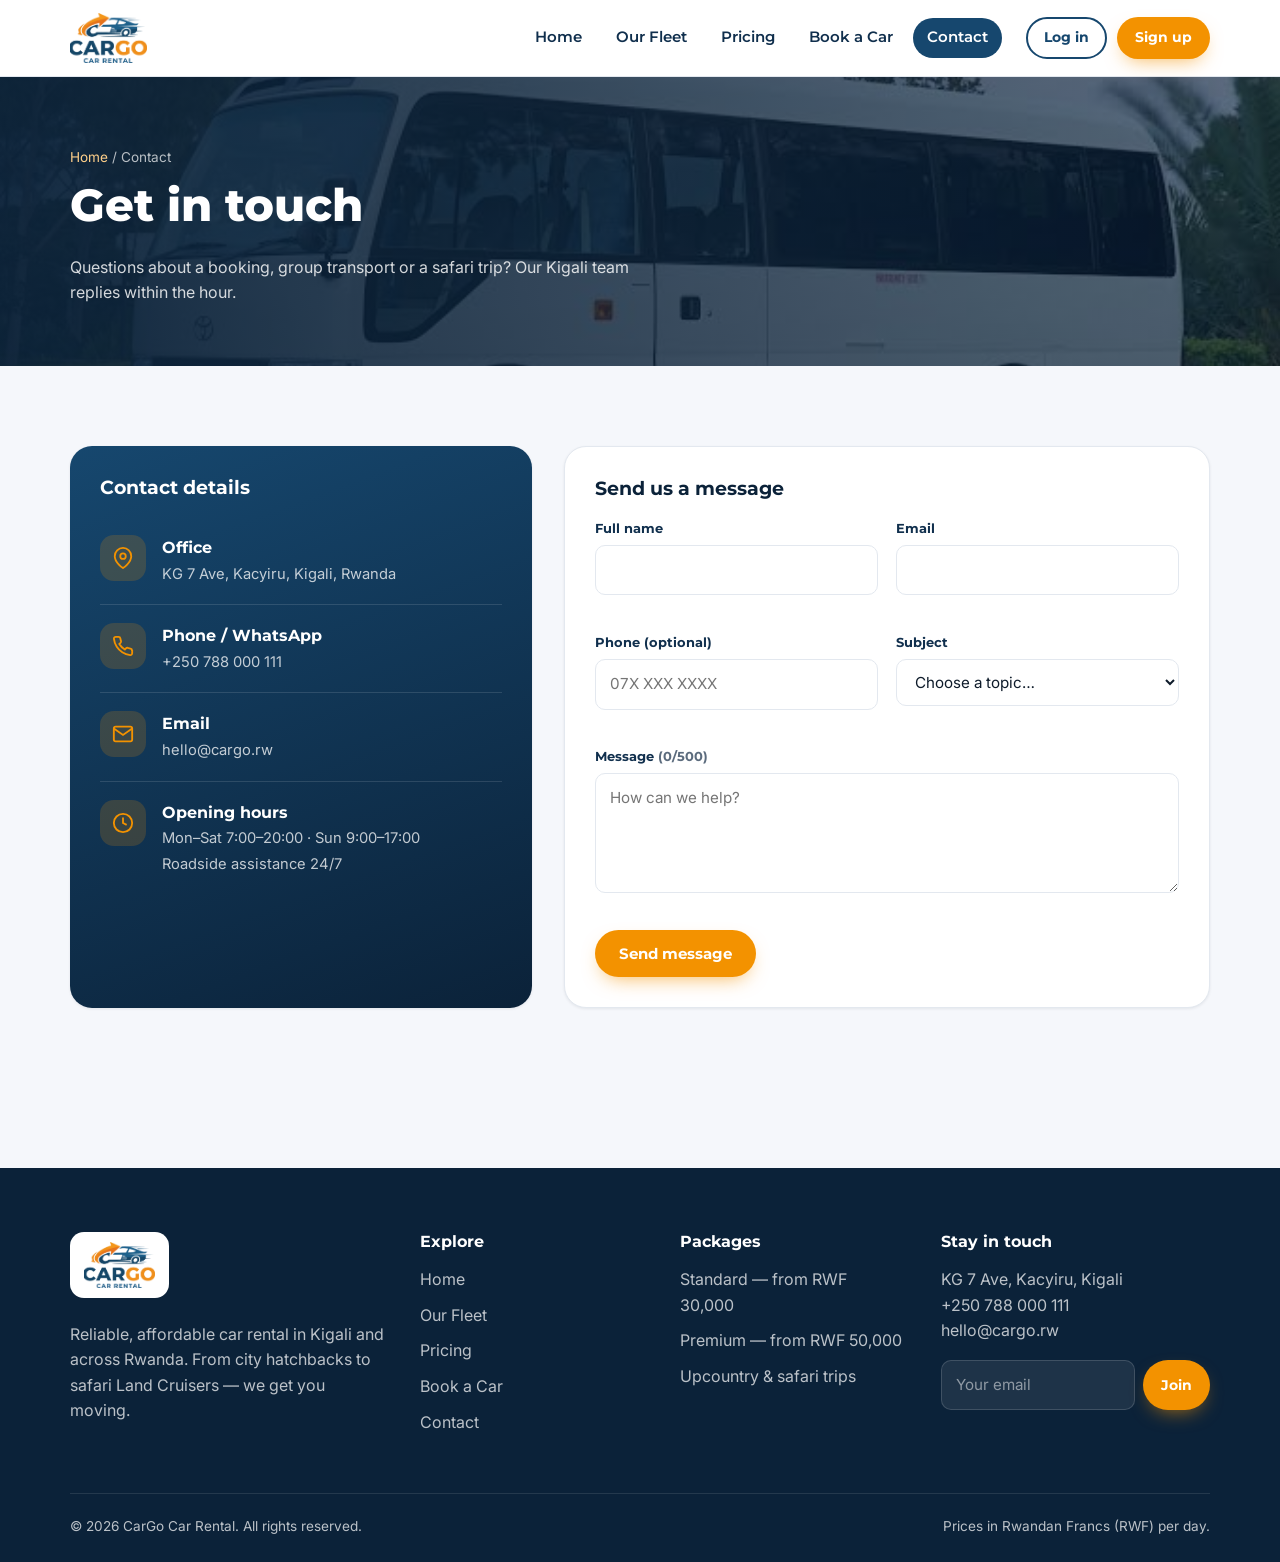
<file: contact.html>
<!DOCTYPE html>
<html lang="en">
<head>
  <meta charset="UTF-8">
  <meta name="viewport" content="width=device-width, initial-scale=1.0">
  <title>Contact Us | CarGo Car Rental</title>
  <link rel="icon" href="image/logo.png">
  <link rel="preconnect" href="https://fonts.googleapis.com">
  <link rel="preconnect" href="https://fonts.gstatic.com" crossorigin>
  <link href="https://fonts.googleapis.com/css2?family=Inter:wght@400;500;600&family=Montserrat:wght@600;700;800&display=swap" rel="stylesheet">
  <link rel="stylesheet" href="css/style.css">
</head>
<body>
  <header id="site-header"></header>

  <main>
    <section class="page-banner" style="background-image:url('image/toyota-coaster.jfif')">
      <div class="container">
        <div class="breadcrumb"><a href="index.html">Home</a> / Contact</div>
        <h1>Get in touch</h1>
        <p>Questions about a booking, group transport or a safari trip? Our Kigali team replies within the hour.</p>
      </div>
    </section>

    <section class="section">
      <div class="container contact-layout">
        <div class="card dark-section contact-info">
          <h3>Contact details</h3>
          <div class="item">
            <div class="icon"><svg viewBox="0 0 24 24" fill="none" stroke="currentColor" stroke-width="2"><path d="M21 10c0 7-9 13-9 13S3 17 3 10a9 9 0 0 1 18 0z"/><circle cx="12" cy="10" r="3"/></svg></div>
            <div><strong>Office</strong><span>KG 7 Ave, Kacyiru, Kigali, Rwanda</span></div>
          </div>
          <div class="item">
            <div class="icon"><svg viewBox="0 0 24 24" fill="none" stroke="currentColor" stroke-width="2"><path d="M22 16.9v3a2 2 0 0 1-2.2 2 19.8 19.8 0 0 1-8.6-3.1 19.5 19.5 0 0 1-6-6A19.8 19.8 0 0 1 2.1 4.2 2 2 0 0 1 4.1 2h3a2 2 0 0 1 2 1.7c.1.9.4 1.8.7 2.7a2 2 0 0 1-.5 2.1L8 9.8a16 16 0 0 0 6 6l1.3-1.3a2 2 0 0 1 2.1-.4c.9.3 1.8.6 2.7.7a2 2 0 0 1 1.7 2z"/></svg></div>
            <div><strong>Phone / WhatsApp</strong><span>+250 788 000 111</span></div>
          </div>
          <div class="item">
            <div class="icon"><svg viewBox="0 0 24 24" fill="none" stroke="currentColor" stroke-width="2"><rect x="2" y="4" width="20" height="16" rx="2"/><path d="M22 6l-10 7L2 6"/></svg></div>
            <div><strong>Email</strong><span>hello@cargo.rw</span></div>
          </div>
          <div class="item">
            <div class="icon"><svg viewBox="0 0 24 24" fill="none" stroke="currentColor" stroke-width="2"><circle cx="12" cy="12" r="10"/><path d="M12 6v6l4 2"/></svg></div>
            <div><strong>Opening hours</strong><span>Mon–Sat 7:00–20:00 · Sun 9:00–17:00<br>Roadside assistance 24/7</span></div>
          </div>
        </div>

        <form class="card" id="contactForm" novalidate>
          <h3>Send us a message</h3>
          <div class="form-row">
            <div class="form-group">
              <label for="name">Full name</label>
              <input type="text" id="name" name="name" autocomplete="name">
              <span class="error-msg"></span>
            </div>
            <div class="form-group">
              <label for="email">Email</label>
              <input type="email" id="email" name="email" autocomplete="email">
              <span class="error-msg"></span>
            </div>
          </div>
          <div class="form-row">
            <div class="form-group">
              <label for="phone">Phone (optional)</label>
              <input type="tel" id="phone" name="phone" placeholder="07X XXX XXXX">
              <span class="error-msg"></span>
            </div>
            <div class="form-group">
              <label for="subject">Subject</label>
              <select id="subject" name="subject">
                <option value="">Choose a topic…</option>
                <option>New booking</option>
                <option>Existing booking</option>
                <option>Group / event transport</option>
                <option>Safari & upcountry trips</option>
                <option>Other</option>
              </select>
              <span class="error-msg"></span>
            </div>
          </div>
          <div class="form-group">
            <label for="message">Message <span class="text-muted" id="charCount">(0/500)</span></label>
            <textarea id="message" name="message" maxlength="500" placeholder="How can we help?"></textarea>
            <span class="error-msg"></span>
          </div>
          <button class="btn btn-primary" type="submit">Send message</button>
        </form>
      </div>
    </section>
  </main>

  <footer id="site-footer"></footer>

  <script src="js/data.js"></script>
  <script src="js/app.js"></script>
  <script>
    const form = qs("#contactForm");
    const user = Auth.current();
    if (user) {
      form.name.value = user.name;
      form.email.value = user.email;
      form.phone.value = user.phone || "";
    }

    form.message.addEventListener("input", () => {
      qs("#charCount").textContent = `(${form.message.value.length}/500)`;
    });

    attachValidation(form, {
      name: [
        [Validators.required, "Please enter your name."],
        [Validators.name, "Enter first and last name (letters only)."]
      ],
      email: [
        [Validators.required, "Please enter your email."],
        [Validators.email, "Enter a valid email address."]
      ],
      phone: [[(v) => !v.trim() || Validators.phone(v), "Enter a valid Rwandan number, e.g. 0788 123 456."]],
      subject: [[Validators.required, "Please choose a subject."]],
      message: [
        [Validators.required, "Please write a message."],
        [Validators.minLen(20), "Message should be at least 20 characters."]
      ]
    }, (data, f) => {
      toast(`Thanks ${data.name.split(" ")[0]}! We'll reply to ${data.email} shortly.`);
      f.reset();
      qs("#charCount").textContent = "(0/500)";
      qsa(".form-group", f).forEach((g) => g.classList.remove("valid", "invalid"));
    });
  </script>
</body>
</html>
</file>
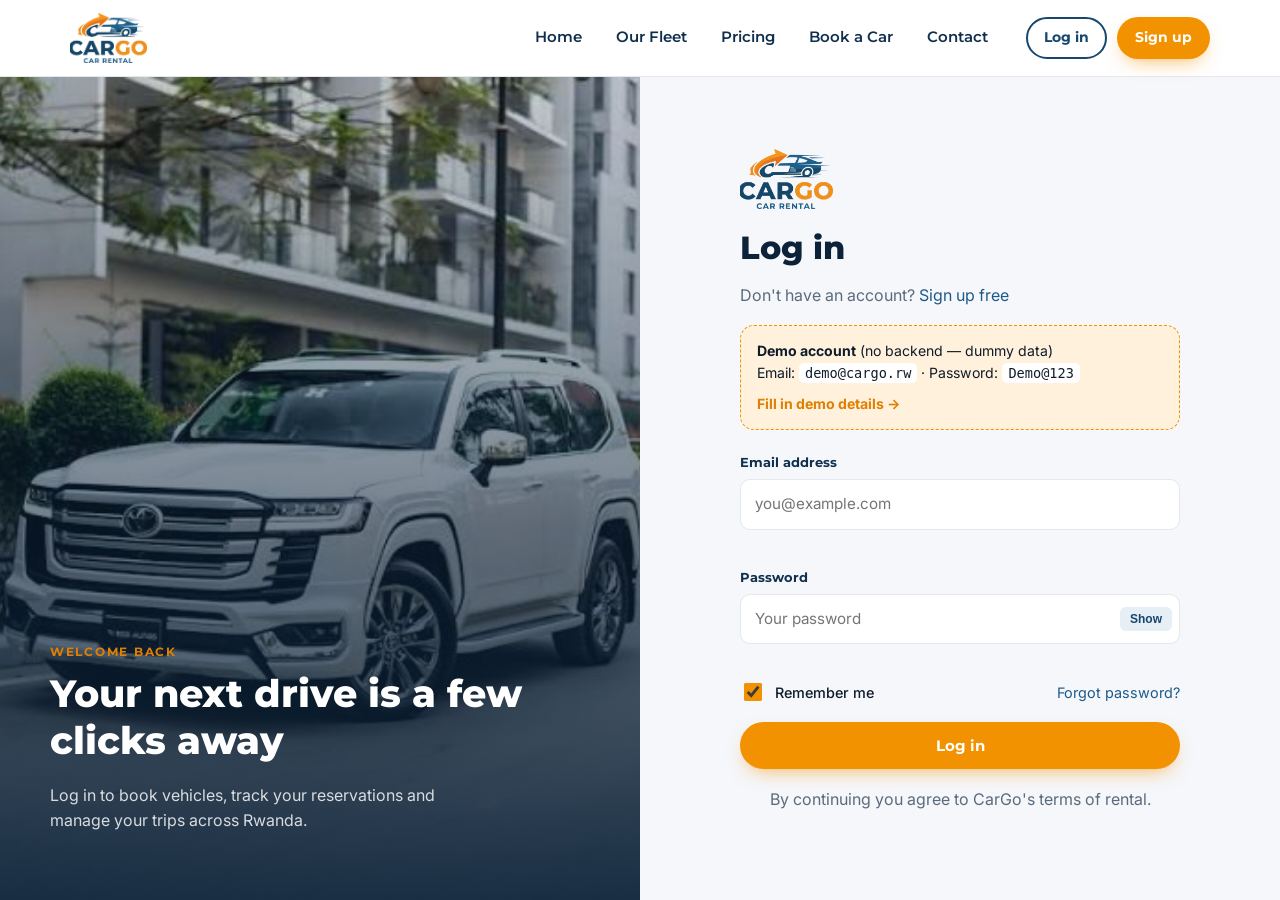
<file: login.html>
<!DOCTYPE html>
<html lang="en">
<head>
  <meta charset="UTF-8">
  <meta name="viewport" content="width=device-width, initial-scale=1.0">
  <title>Log in | CarGo Car Rental</title>
  <link rel="icon" href="image/logo.png">
  <link rel="preconnect" href="https://fonts.googleapis.com">
  <link rel="preconnect" href="https://fonts.gstatic.com" crossorigin>
  <link href="https://fonts.googleapis.com/css2?family=Inter:wght@400;500;600&family=Montserrat:wght@600;700;800&display=swap" rel="stylesheet">
  <link rel="stylesheet" href="css/style.css">
</head>
<body>
  <header id="site-header"></header>

  <main class="auth-page">
    <div class="auth-visual" style="background-image:url('image/lc%20300.jfif')">
      <span class="eyebrow">Welcome back</span>
      <h2>Your next drive is a few clicks away</h2>
      <p>Log in to book vehicles, track your reservations and manage your trips across Rwanda.</p>
    </div>

    <div class="auth-form-wrap">
      <form class="auth-form" id="loginForm" novalidate>
        <img class="logo" src="image/logo.png" alt="CarGo Car Rental">
        <h1 style="font-size:2rem">Log in</h1>
        <p>Don't have an account? <a href="signup.html" id="signupLink">Sign up free</a></p>

        <div class="demo-box">
          <strong>Demo account</strong> (no backend — dummy data)<br>
          Email: <code>demo@cargo.rw</code> · Password: <code>Demo@123</code><br>
          <button type="button" id="fillDemo">Fill in demo details →</button>
        </div>

        <div class="alert alert-error hidden" id="loginError" role="alert"></div>

        <div class="form-group">
          <label for="email">Email address</label>
          <input type="email" id="email" name="email" autocomplete="email" placeholder="you@example.com">
          <span class="error-msg"></span>
        </div>

        <div class="form-group">
          <label for="password">Password</label>
          <div class="password-field">
            <input type="password" id="password" name="password" autocomplete="current-password" placeholder="Your password">
            <button type="button" class="toggle-pass">Show</button>
          </div>
          <span class="error-msg"></span>
        </div>

        <div class="form-inline-between">
          <label class="checkbox"><input type="checkbox" name="remember" checked> Remember me</label>
          <a href="#" id="forgot">Forgot password?</a>
        </div>

        <button class="btn btn-primary btn-block" type="submit">Log in</button>
        <p class="auth-switch">By continuing you agree to CarGo's terms of rental.</p>
      </form>
    </div>
  </main>

  <script src="js/data.js"></script>
  <script src="js/app.js"></script>
  <script>
    // Only allow redirects to our own pages
    const rawNext = getParam("next") || "";
    const next = /^[a-z]+\.html(\?[\w=&%.-]*)?$/i.test(rawNext) ? rawNext : "account.html";
    if (rawNext) qs("#signupLink").href = "signup.html?next=" + encodeURIComponent(rawNext);

    if (Auth.current()) window.location.replace(next);

    const form = qs("#loginForm");
    const errorBox = qs("#loginError");

    qs("#fillDemo").addEventListener("click", () => {
      form.email.value = "demo@cargo.rw";
      form.password.value = "Demo@123";
      errorBox.classList.add("hidden");
    });

    qs("#forgot").addEventListener("click", (e) => {
      e.preventDefault();
      toast("Demo site: use demo@cargo.rw / Demo@123", "success");
    });

    attachValidation(form, {
      email: [
        [Validators.required, "Enter your email address."],
        [Validators.email, "Enter a valid email address."]
      ],
      password: [
        [Validators.required, "Enter your password."],
        [Validators.minLen(6), "Password must be at least 6 characters."]
      ]
    }, (data) => {
      const user = Auth.login(data.email, data.password, !!data.remember);
      if (!user) {
        errorBox.textContent = Auth.emailExists(data.email)
          ? "Incorrect password. Please try again."
          : "No account found with that email. Try the demo account or sign up.";
        errorBox.classList.remove("hidden");
        return;
      }
      errorBox.classList.add("hidden");
      toast(`Welcome back, ${user.name.split(" ")[0]}!`);
      setTimeout(() => (window.location.href = next), 700);
    });
  </script>
</body>
</html>
</file>
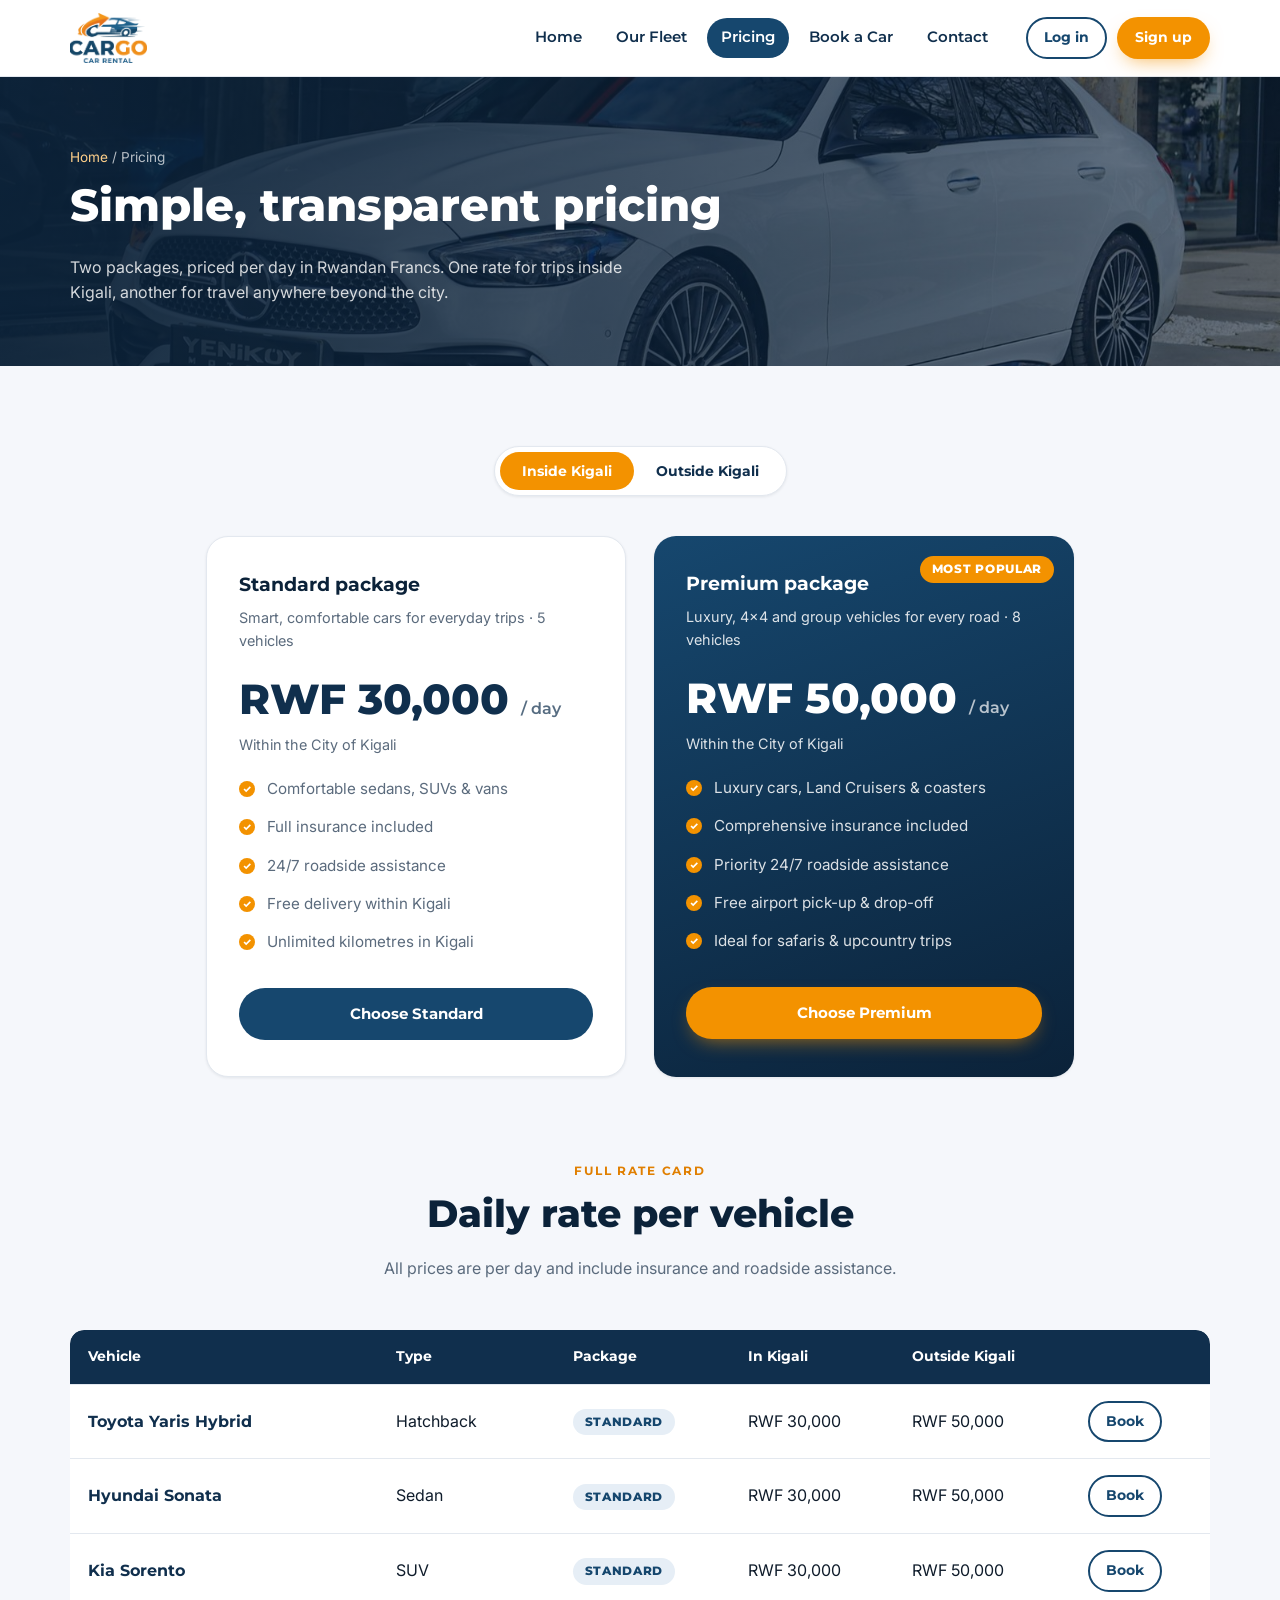
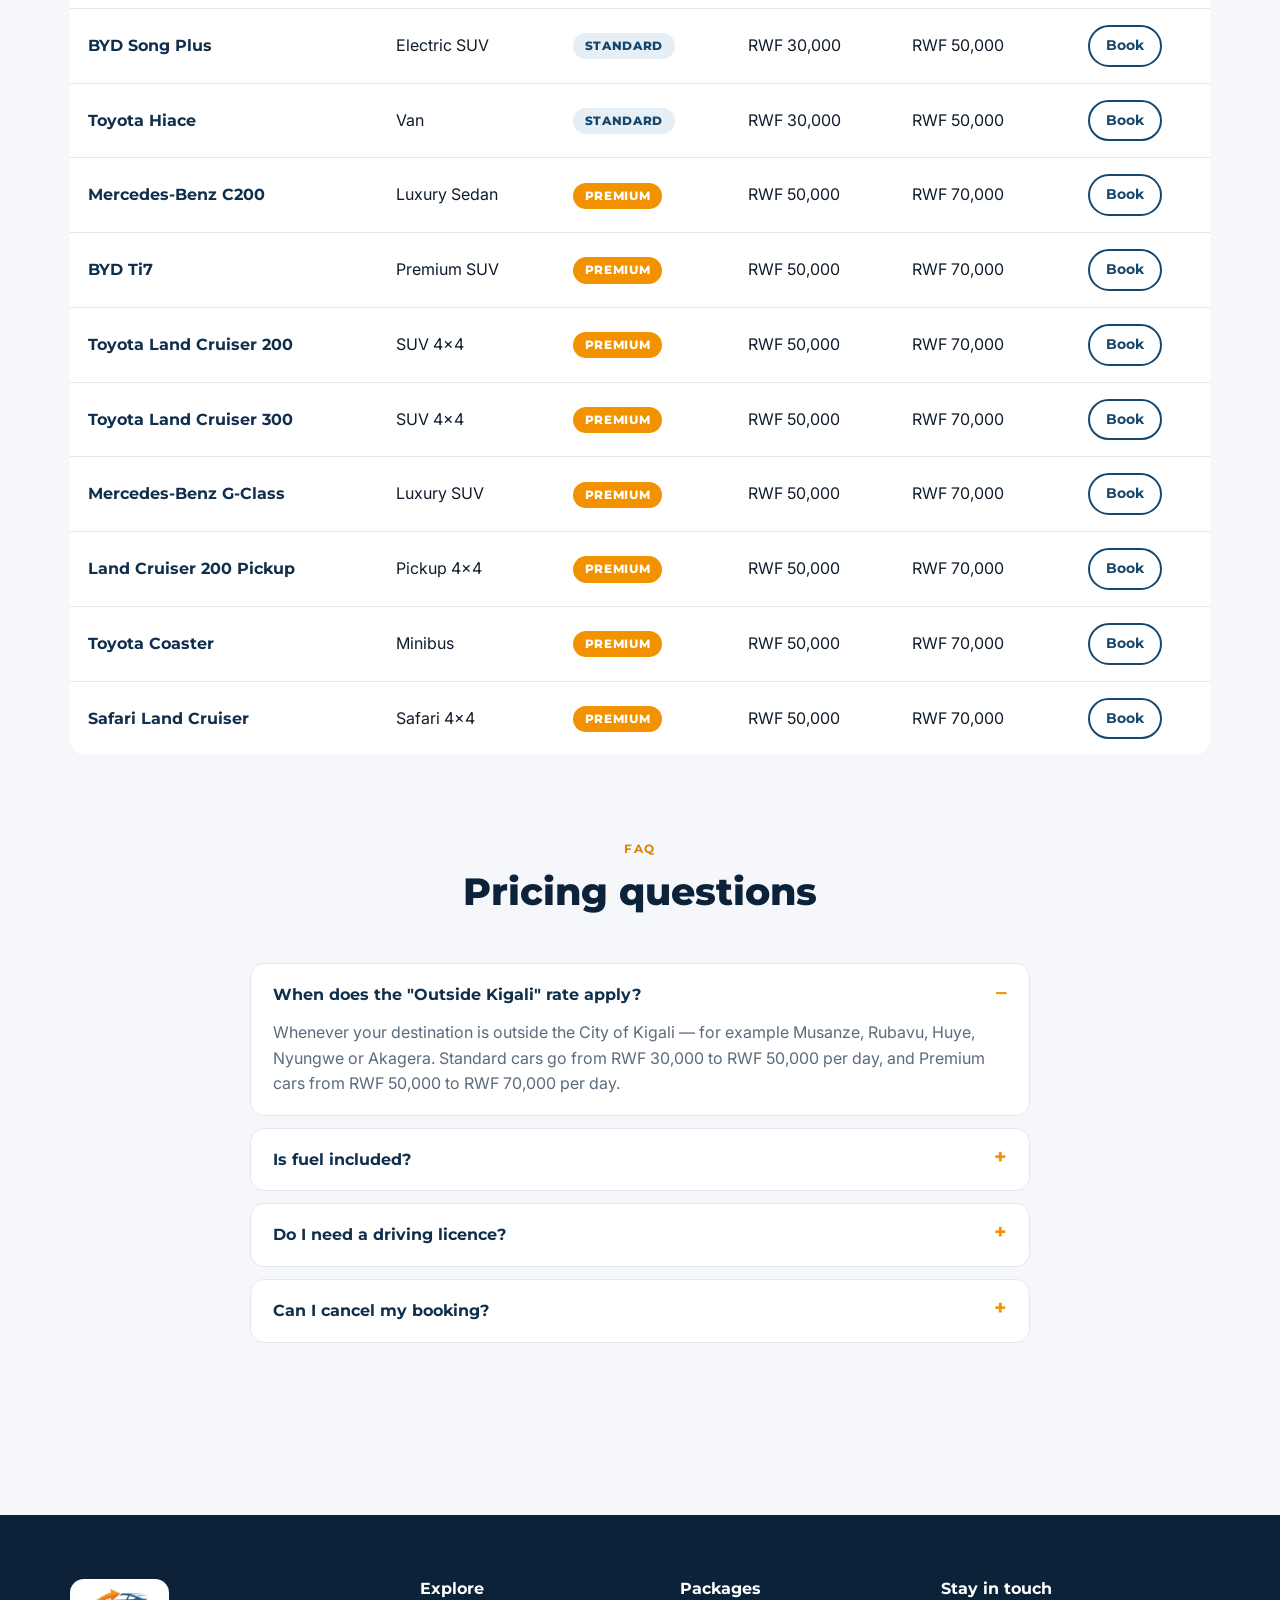
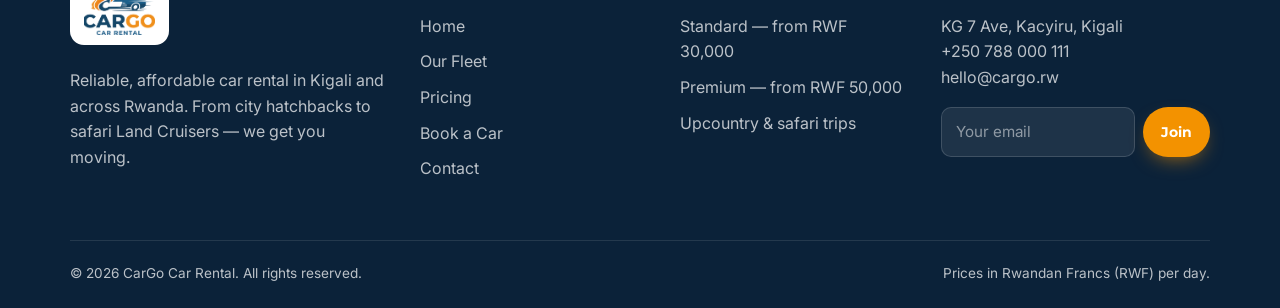
<file: pricing.html>
<!DOCTYPE html>
<html lang="en">
<head>
  <meta charset="UTF-8">
  <meta name="viewport" content="width=device-width, initial-scale=1.0">
  <title>Pricing | CarGo Car Rental</title>
  <link rel="icon" href="image/logo.png">
  <link rel="preconnect" href="https://fonts.googleapis.com">
  <link rel="preconnect" href="https://fonts.gstatic.com" crossorigin>
  <link href="https://fonts.googleapis.com/css2?family=Inter:wght@400;500;600&family=Montserrat:wght@600;700;800&display=swap" rel="stylesheet">
  <link rel="stylesheet" href="css/style.css">
</head>
<body>
  <header id="site-header"></header>

  <main>
    <section class="page-banner" style="background-image:url('image/mercedes-c200.jpg')">
      <div class="container">
        <div class="breadcrumb"><a href="index.html">Home</a> / Pricing</div>
        <h1>Simple, transparent pricing</h1>
        <p>Two packages, priced per day in Rwandan Francs. One rate for trips inside Kigali, another for travel anywhere beyond the city.</p>
      </div>
    </section>

    <section class="section">
      <div class="container" style="text-align:center">
        <div class="zone-toggle" role="group" aria-label="Trip area">
          <button type="button" data-zone="kigali" class="active">Inside Kigali</button>
          <button type="button" data-zone="outside">Outside Kigali</button>
        </div>
        <div class="pricing-grid" id="pricingCards" style="text-align:left"></div>
      </div>
    </section>

    <section class="section" style="padding-top:0">
      <div class="container">
        <div class="section-head">
          <span class="eyebrow">Full rate card</span>
          <h2>Daily rate per vehicle</h2>
          <p>All prices are per day and include insurance and roadside assistance.</p>
        </div>
        <div class="table-wrap">
          <table class="price-table">
            <thead>
              <tr><th>Vehicle</th><th>Type</th><th>Package</th><th>In Kigali</th><th>Outside Kigali</th><th></th></tr>
            </thead>
            <tbody id="rateTable"></tbody>
          </table>
        </div>
      </div>
    </section>

    <section class="section" style="padding-top:0">
      <div class="container" style="max-width:820px">
        <div class="section-head">
          <span class="eyebrow">FAQ</span>
          <h2>Pricing questions</h2>
        </div>
        <div class="faq">
          <details open>
            <summary>When does the "Outside Kigali" rate apply?</summary>
            <p>Whenever your destination is outside the City of Kigali — for example Musanze, Rubavu, Huye, Nyungwe or Akagera. Standard cars go from RWF 30,000 to RWF 50,000 per day, and Premium cars from RWF 50,000 to RWF 70,000 per day.</p>
          </details>
          <details>
            <summary>Is fuel included?</summary>
            <p>No. Vehicles are delivered with a full tank and should be returned full. Electric vehicles are delivered fully charged.</p>
          </details>
          <details>
            <summary>Do I need a driving licence?</summary>
            <p>Yes. You need a valid driving licence and a National ID or passport. International visitors can use an international driving permit.</p>
          </details>
          <details>
            <summary>Can I cancel my booking?</summary>
            <p>Yes. You can cancel any upcoming booking from your account page free of charge.</p>
          </details>
        </div>
      </div>
    </section>
  </main>

  <footer id="site-footer"></footer>

  <script src="js/data.js"></script>
  <script src="js/app.js"></script>
  <script>
    let zone = "kigali";

    function renderCards() {
      qs("#pricingCards").innerHTML = Object.values(PACKAGES).map((p) => {
        const count = CARS.filter((c) => c.package === p.id).length;
        return `
        <div class="price-card ${p.id === "premium" ? "featured" : ""}">
          ${p.id === "premium" ? '<span class="badge badge-premium ribbon">Most popular</span>' : ""}
          <h3>${p.name} package</h3>
          <p class="price-note">${p.tagline} · ${count} vehicles</p>
          <p class="amount">${formatRWF(p[zone])} <small>/ day</small></p>
          <p class="price-note">${zone === "kigali" ? "Within the City of Kigali" : "Anywhere outside Kigali"}</p>
          <ul>${p.perks.map((perk) => `<li>${perk}</li>`).join("")}</ul>
          <a class="btn ${p.id === "premium" ? "btn-primary" : "btn-navy"} btn-block" href="cars.html?package=${p.id}${zone === "outside" ? "&zone=outside" : ""}">Choose ${p.name}</a>
        </div>`;
      }).join("");
    }

    qsa(".zone-toggle button").forEach((btn) => {
      btn.addEventListener("click", () => {
        zone = btn.dataset.zone;
        qsa(".zone-toggle button").forEach((b) => b.classList.toggle("active", b === btn));
        renderCards();
      });
    });

    qs("#rateTable").innerHTML = CARS.map((c) => `
      <tr>
        <td><strong>${c.name}</strong></td>
        <td>${c.type}</td>
        <td><span class="badge badge-${c.package}">${PACKAGES[c.package].name}</span></td>
        <td>${formatRWF(PACKAGES[c.package].kigali)}</td>
        <td>${formatRWF(PACKAGES[c.package].outside)}</td>
        <td><a class="btn btn-outline btn-sm" href="booking.html?car=${c.id}">Book</a></td>
      </tr>`).join("");

    renderCards();
  </script>
</body>
</html>
</file>
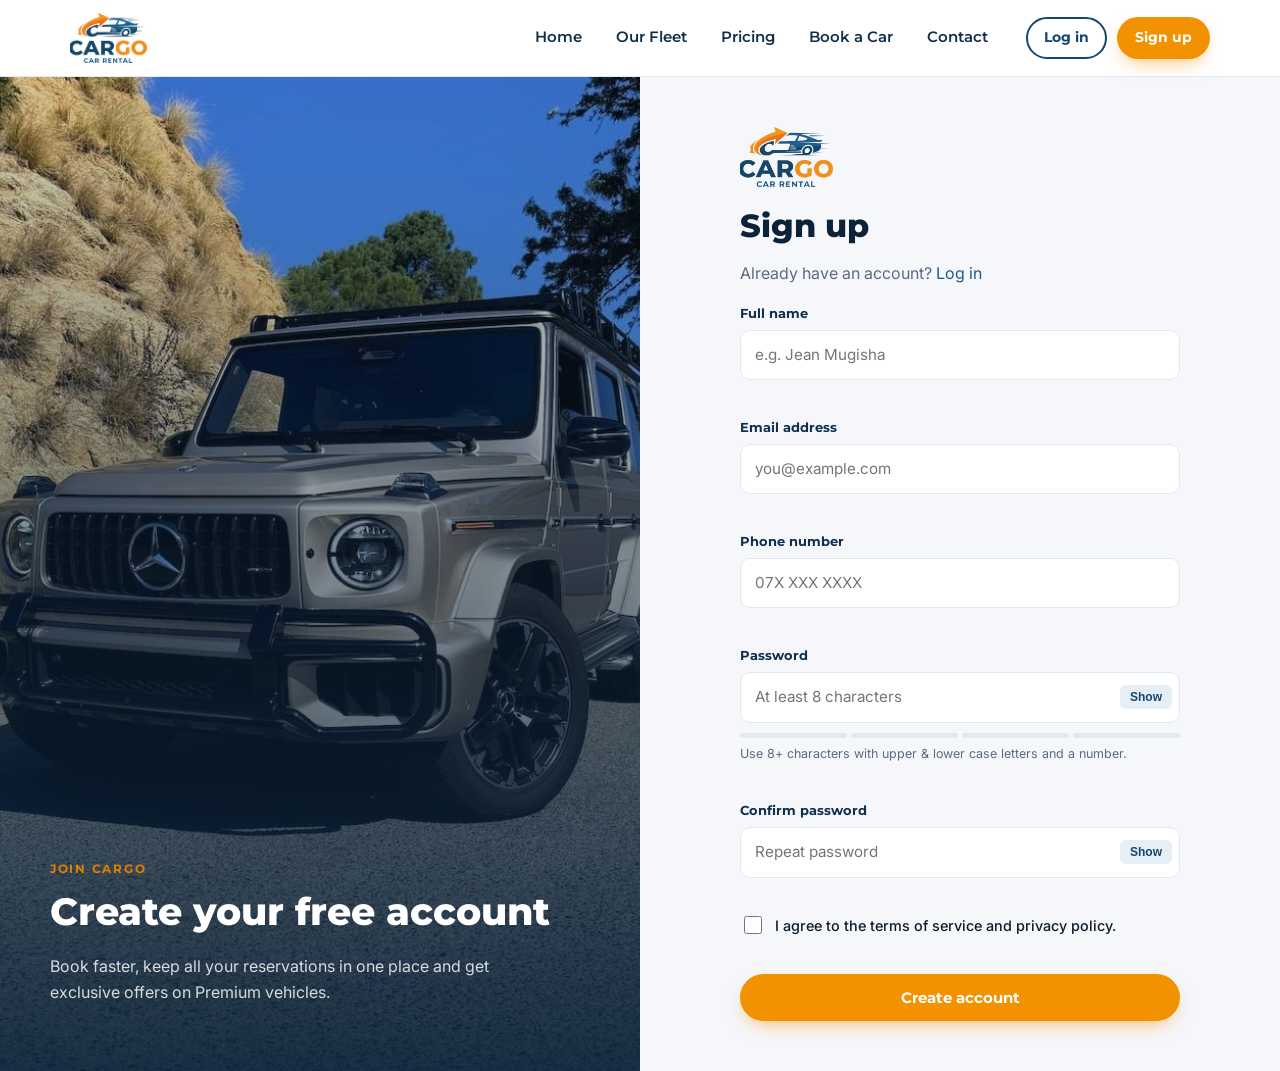
<file: signup.html>
<!DOCTYPE html>
<html lang="en">
<head>
  <meta charset="UTF-8">
  <meta name="viewport" content="width=device-width, initial-scale=1.0">
  <title>Sign up | CarGo Car Rental</title>
  <link rel="icon" href="image/logo.png">
  <link rel="preconnect" href="https://fonts.googleapis.com">
  <link rel="preconnect" href="https://fonts.gstatic.com" crossorigin>
  <link href="https://fonts.googleapis.com/css2?family=Inter:wght@400;500;600&family=Montserrat:wght@600;700;800&display=swap" rel="stylesheet">
  <link rel="stylesheet" href="css/style.css">
</head>
<body>
  <header id="site-header"></header>

  <main class="auth-page">
    <div class="auth-visual" style="background-image:url('image/Gwagen-Hero.jpg')">
      <span class="eyebrow">Join CarGo</span>
      <h2>Create your free account</h2>
      <p>Book faster, keep all your reservations in one place and get exclusive offers on Premium vehicles.</p>
    </div>

    <div class="auth-form-wrap">
      <form class="auth-form" id="signupForm" novalidate>
        <img class="logo" src="image/logo.png" alt="CarGo Car Rental">
        <h1 style="font-size:2rem">Sign up</h1>
        <p>Already have an account? <a href="login.html" id="loginLink">Log in</a></p>

        <div class="alert alert-error hidden" id="signupError" role="alert"></div>

        <div class="form-group">
          <label for="name">Full name</label>
          <input type="text" id="name" name="name" autocomplete="name" placeholder="e.g. Jean Mugisha">
          <span class="error-msg"></span>
        </div>

        <div class="form-group">
          <label for="email">Email address</label>
          <input type="email" id="email" name="email" autocomplete="email" placeholder="you@example.com">
          <span class="error-msg"></span>
        </div>

        <div class="form-group">
          <label for="phone">Phone number</label>
          <input type="tel" id="phone" name="phone" autocomplete="tel" placeholder="07X XXX XXXX">
          <span class="error-msg"></span>
        </div>

        <div class="form-group">
          <label for="password">Password</label>
          <div class="password-field">
            <input type="password" id="password" name="password" autocomplete="new-password" placeholder="At least 8 characters">
            <button type="button" class="toggle-pass">Show</button>
          </div>
          <div class="strength" aria-hidden="true"><span></span><span></span><span></span><span></span></div>
          <span class="strength-label" id="strengthLabel">Use 8+ characters with upper & lower case letters and a number.</span>
          <span class="error-msg"></span>
        </div>

        <div class="form-group">
          <label for="confirm">Confirm password</label>
          <div class="password-field">
            <input type="password" id="confirm" name="confirm" autocomplete="new-password" placeholder="Repeat password">
            <button type="button" class="toggle-pass">Show</button>
          </div>
          <span class="error-msg"></span>
        </div>

        <div class="form-group">
          <label class="checkbox"><input type="checkbox" name="terms"> I agree to the terms of service and privacy policy.</label>
          <span class="error-msg"></span>
        </div>

        <button class="btn btn-primary btn-block" type="submit">Create account</button>
      </form>
    </div>
  </main>

  <script src="js/data.js"></script>
  <script src="js/app.js"></script>
  <script>
    const rawNext = getParam("next") || "";
    const next = /^[a-z]+\.html(\?[\w=&%.-]*)?$/i.test(rawNext) ? rawNext : "account.html";
    if (rawNext) qs("#loginLink").href = "login.html?next=" + encodeURIComponent(rawNext);

    if (Auth.current()) window.location.replace(next);

    const form = qs("#signupForm");
    const bars = qsa(".strength span");
    const colors = ["#ef4444", "#f59e0b", "#3b82f6", "#16a34a"];
    const labels = ["Weak", "Fair", "Good", "Strong"];

    form.password.addEventListener("input", () => {
      const v = form.password.value;
      const score = passwordScore(v);
      bars.forEach((b, i) => (b.style.background = i < score ? colors[score - 1] : ""));
      qs("#strengthLabel").textContent = v ? `Strength: ${labels[Math.max(0, score - 1)]}` : "Use 8+ characters with upper & lower case letters and a number.";
    });

    attachValidation(form, {
      name: [
        [Validators.required, "Enter your full name."],
        [Validators.name, "Enter first and last name (letters only)."]
      ],
      email: [
        [Validators.required, "Enter your email address."],
        [Validators.email, "Enter a valid email address."],
        [(v) => !Auth.emailExists(v), "This email is already registered. Try logging in."]
      ],
      phone: [
        [Validators.required, "Enter your phone number."],
        [Validators.phone, "Enter a valid Rwandan number, e.g. 0788 123 456."]
      ],
      password: [
        [Validators.required, "Create a password."],
        [Validators.strongPassword, "Use 8+ characters with upper & lower case and a number."]
      ],
      confirm: [
        [Validators.required, "Please confirm your password."],
        [(v, f) => v === f.password.value, "Passwords do not match."]
      ],
      terms: [[Validators.required, "You must accept the terms to continue."]]
    }, (data) => {
      const result = Auth.signup({
        name: data.name.trim().replace(/\s+/g, " "),
        email: data.email.trim().toLowerCase(),
        phone: data.phone.replace(/[\s-]/g, ""),
        password: data.password
      });
      if (!result.ok) {
        qs("#signupError").textContent = result.error;
        qs("#signupError").classList.remove("hidden");
        return;
      }
      Auth.login(result.user.email, result.user.password);
      toast("Account created — welcome to CarGo!");
      setTimeout(() => (window.location.href = next), 800);
    });
  </script>
</body>
</html>
</file>
<file: css/style.css>
/* =========================================================
   CarGo Car Rental — main stylesheet
   Brand colours are taken from the logo (navy + orange).
   ========================================================= */

:root {
  --navy-900: #0b2239;
  --navy-800: #102f4d;
  --navy-700: #16476e;
  --navy-600: #1d5a8a;
  --navy-100: #e6eef6;
  --orange-600: #e07f00;
  --orange-500: #f39200;
  --orange-100: #fff1dc;
  --green-600: #15803d;
  --green-100: #dcfce7;
  --red-600: #dc2626;
  --red-100: #fee2e2;

  --ink: #0f1c2b;
  --muted: #5b6b7d;
  --line: #e3e8ef;
  --surface: #ffffff;
  --bg: #f5f7fb;

  --radius-sm: 8px;
  --radius: 14px;
  --radius-lg: 22px;
  --shadow-sm: 0 1px 3px rgba(15, 28, 43, 0.08);
  --shadow: 0 10px 30px -12px rgba(15, 28, 43, 0.25);
  --shadow-lg: 0 24px 60px -20px rgba(11, 34, 57, 0.45);

  --font-head: "Montserrat", "Segoe UI", system-ui, sans-serif;
  --font-body: "Inter", "Segoe UI", system-ui, sans-serif;
  --container: 1180px;
}

*,
*::before,
*::after {
  box-sizing: border-box;
}

html {
  scroll-behavior: smooth;
}

body {
  margin: 0;
  font-family: var(--font-body);
  font-size: 16px;
  line-height: 1.6;
  color: var(--ink);
  background: var(--bg);
  -webkit-font-smoothing: antialiased;
}

img {
  max-width: 100%;
  display: block;
}

a {
  color: var(--navy-600);
  text-decoration: none;
}

a:hover {
  color: var(--orange-600);
}

h1,
h2,
h3,
h4 {
  font-family: var(--font-head);
  line-height: 1.2;
  margin: 0 0 0.5em;
  color: var(--navy-900);
}

h1 { font-size: clamp(2rem, 5vw, 3.4rem); font-weight: 800; }
h2 { font-size: clamp(1.6rem, 3.2vw, 2.4rem); font-weight: 800; }
h3 { font-size: 1.2rem; font-weight: 700; }

p { margin: 0 0 1em; }

.container {
  width: 100%;
  max-width: var(--container);
  margin: 0 auto;
  padding: 0 20px;
}

.section {
  padding: 80px 0;
}

.section-head {
  text-align: center;
  max-width: 640px;
  margin: 0 auto 48px;
}

.section-head p {
  color: var(--muted);
}

.eyebrow {
  display: inline-block;
  font-family: var(--font-head);
  font-size: 0.78rem;
  font-weight: 700;
  letter-spacing: 0.14em;
  text-transform: uppercase;
  color: var(--orange-600);
  margin-bottom: 10px;
}

.text-orange { color: var(--orange-500); }
.text-muted { color: var(--muted); }
.hidden { display: none !important; }

/* ---------- Buttons ---------- */
.btn {
  display: inline-flex;
  align-items: center;
  justify-content: center;
  gap: 8px;
  padding: 12px 22px;
  border: 2px solid transparent;
  border-radius: 999px;
  font-family: var(--font-head);
  font-weight: 700;
  font-size: 0.95rem;
  cursor: pointer;
  transition: transform 0.15s ease, box-shadow 0.2s ease, background 0.2s ease, color 0.2s ease;
  white-space: nowrap;
}

.btn:hover { transform: translateY(-2px); }
.btn:active { transform: translateY(0); }

.btn-primary {
  background: var(--orange-500);
  color: #fff;
  box-shadow: 0 8px 20px -8px rgba(243, 146, 0, 0.7);
}
.btn-primary:hover { background: var(--orange-600); color: #fff; }

.btn-navy {
  background: var(--navy-700);
  color: #fff;
}
.btn-navy:hover { background: var(--navy-800); color: #fff; }

.btn-outline {
  background: transparent;
  color: var(--navy-700);
  border-color: var(--navy-700);
}
.btn-outline:hover { background: var(--navy-700); color: #fff; }

.btn-ghost-light {
  background: rgba(255, 255, 255, 0.12);
  color: #fff;
  border-color: rgba(255, 255, 255, 0.5);
  backdrop-filter: blur(6px);
}
.btn-ghost-light:hover { background: #fff; color: var(--navy-800); }

.btn-sm { padding: 8px 16px; font-size: 0.85rem; }
.btn-block { width: 100%; }
.btn[disabled] { opacity: 0.6; cursor: not-allowed; transform: none; }

/* ---------- Header / navigation ---------- */
.site-header {
  position: sticky;
  top: 0;
  z-index: 50;
  background: rgba(255, 255, 255, 0.92);
  backdrop-filter: blur(10px);
  border-bottom: 1px solid var(--line);
}

.nav {
  display: flex;
  align-items: center;
  justify-content: space-between;
  height: 76px;
  gap: 20px;
}

.brand img {
  height: 50px;
  width: auto;
}

.nav-links {
  display: flex;
  align-items: center;
  gap: 6px;
  list-style: none;
  margin: 0;
  padding: 0;
}

.nav-links a {
  display: block;
  padding: 8px 14px;
  border-radius: 999px;
  font-family: var(--font-head);
  font-weight: 600;
  font-size: 0.92rem;
  color: var(--navy-800);
}

.nav-links a:hover { background: var(--navy-100); color: var(--navy-800); }
.nav-links a.active { background: var(--navy-700); color: #fff; }

.nav-auth {
  display: flex;
  align-items: center;
  gap: 10px;
}

.user-menu {
  position: relative;
}

.user-chip {
  display: flex;
  align-items: center;
  gap: 10px;
  padding: 5px 14px 5px 5px;
  border: 1px solid var(--line);
  background: #fff;
  border-radius: 999px;
  cursor: pointer;
  font-family: var(--font-head);
  font-weight: 600;
  color: var(--navy-800);
}

.avatar {
  display: grid;
  place-items: center;
  width: 34px;
  height: 34px;
  border-radius: 50%;
  background: linear-gradient(135deg, var(--orange-500), var(--orange-600));
  color: #fff;
  font-size: 0.85rem;
  font-weight: 800;
}

.user-dropdown {
  position: absolute;
  right: 0;
  top: calc(100% + 8px);
  min-width: 200px;
  background: #fff;
  border: 1px solid var(--line);
  border-radius: var(--radius);
  box-shadow: var(--shadow);
  padding: 8px;
  display: none;
}

.user-menu.open .user-dropdown { display: block; }

.user-dropdown a,
.user-dropdown button {
  display: block;
  width: 100%;
  text-align: left;
  padding: 10px 12px;
  border: 0;
  background: none;
  border-radius: var(--radius-sm);
  font: inherit;
  color: var(--ink);
  cursor: pointer;
}

.user-dropdown a:hover,
.user-dropdown button:hover { background: var(--bg); }

.nav-toggle {
  display: none;
  width: 44px;
  height: 44px;
  border: 1px solid var(--line);
  border-radius: 12px;
  background: #fff;
  cursor: pointer;
  padding: 0;
}

.nav-toggle span,
.nav-toggle span::before,
.nav-toggle span::after {
  display: block;
  width: 20px;
  height: 2px;
  margin: 0 auto;
  background: var(--navy-800);
  border-radius: 2px;
  position: relative;
  transition: transform 0.2s ease, background 0.2s ease;
}

.nav-toggle span::before,
.nav-toggle span::after {
  content: "";
  position: absolute;
  left: 0;
}
.nav-toggle span::before { top: -6px; }
.nav-toggle span::after { top: 6px; }

.nav-open .nav-toggle span { background: transparent; }
.nav-open .nav-toggle span::before { transform: translateY(6px) rotate(45deg); }
.nav-open .nav-toggle span::after { transform: translateY(-6px) rotate(-45deg); }

/* ---------- Hero ---------- */
.hero {
  position: relative;
  min-height: 640px;
  display: flex;
  align-items: center;
  color: #fff;
  background: var(--navy-900) url("../image/byd-ti%207.webp") center / cover no-repeat;
  overflow: hidden;
}

.hero::before {
  content: "";
  position: absolute;
  inset: 0;
  background: linear-gradient(100deg, rgba(11, 34, 57, 0.94) 0%, rgba(11, 34, 57, 0.75) 45%, rgba(11, 34, 57, 0.15) 100%);
}

.hero .container {
  position: relative;
  padding-top: 60px;
  padding-bottom: 120px;
}

.hero-content {
  max-width: 620px;
}

.hero h1 { color: #fff; }

.hero p.lead {
  font-size: 1.15rem;
  color: rgba(255, 255, 255, 0.85);
  max-width: 520px;
}

.hero-badge {
  display: inline-flex;
  align-items: center;
  gap: 8px;
  padding: 6px 14px;
  border-radius: 999px;
  background: rgba(243, 146, 0, 0.18);
  border: 1px solid rgba(243, 146, 0, 0.5);
  color: #ffd08a;
  font-size: 0.85rem;
  font-weight: 600;
  margin-bottom: 18px;
}

.hero-actions {
  display: flex;
  flex-wrap: wrap;
  gap: 12px;
  margin-top: 28px;
}

.hero-stats {
  display: flex;
  flex-wrap: wrap;
  gap: 36px;
  margin-top: 44px;
}

.hero-stats strong {
  display: block;
  font-family: var(--font-head);
  font-size: 1.8rem;
  color: var(--orange-500);
}

.hero-stats span {
  font-size: 0.9rem;
  color: rgba(255, 255, 255, 0.75);
}

/* Quick search card overlapping the hero */
.quick-search {
  position: relative;
  z-index: 2;
  margin-top: -70px;
}

.quick-search form {
  display: grid;
  grid-template-columns: repeat(4, 1fr) auto;
  gap: 16px;
  align-items: end;
  background: #fff;
  border-radius: var(--radius-lg);
  padding: 24px;
  box-shadow: var(--shadow-lg);
}

.quick-search .estimate {
  grid-column: 1 / -1;
  display: flex;
  align-items: center;
  justify-content: space-between;
  gap: 12px;
  flex-wrap: wrap;
  padding: 12px 16px;
  border-radius: var(--radius);
  background: var(--orange-100);
  color: var(--navy-800);
  font-weight: 600;
}

.quick-search .estimate strong {
  font-family: var(--font-head);
  font-size: 1.25rem;
  color: var(--orange-600);
}

/* ---------- Page banner (inner pages) ---------- */
.page-banner {
  position: relative;
  padding: 70px 0 60px;
  color: #fff;
  background: var(--navy-800) center / cover no-repeat;
  overflow: hidden;
}

.page-banner::before {
  content: "";
  position: absolute;
  inset: 0;
  background: linear-gradient(90deg, rgba(11, 34, 57, 0.95), rgba(11, 34, 57, 0.6));
}

.page-banner .container { position: relative; }
.page-banner h1 { color: #fff; font-size: clamp(1.9rem, 4vw, 2.8rem); }
.page-banner p { color: rgba(255, 255, 255, 0.82); max-width: 560px; margin: 0; }

.breadcrumb {
  font-size: 0.85rem;
  color: rgba(255, 255, 255, 0.7);
  margin-bottom: 10px;
}
.breadcrumb a { color: #ffd08a; }

/* ---------- Forms ---------- */
.form-group {
  display: flex;
  flex-direction: column;
  gap: 6px;
  margin-bottom: 18px;
}

.quick-search .form-group { margin-bottom: 0; }

label {
  font-family: var(--font-head);
  font-size: 0.82rem;
  font-weight: 700;
  color: var(--navy-800);
}

input,
select,
textarea {
  width: 100%;
  padding: 12px 14px;
  border: 1.5px solid var(--line);
  border-radius: 10px;
  background: #fff;
  font: inherit;
  font-size: 0.95rem;
  color: var(--ink);
  transition: border-color 0.2s ease, box-shadow 0.2s ease;
}

textarea { resize: vertical; min-height: 120px; }

input:focus,
select:focus,
textarea:focus {
  outline: none;
  border-color: var(--navy-600);
  box-shadow: 0 0 0 4px rgba(29, 90, 138, 0.15);
}

.form-group.invalid input,
.form-group.invalid select,
.form-group.invalid textarea {
  border-color: var(--red-600);
  background: #fffafa;
}

.form-group.invalid input:focus,
.form-group.invalid select:focus,
.form-group.invalid textarea:focus {
  box-shadow: 0 0 0 4px rgba(220, 38, 38, 0.12);
}

.form-group.valid input,
.form-group.valid select,
.form-group.valid textarea {
  border-color: var(--green-600);
}

.error-msg {
  min-height: 1em;
  font-size: 0.8rem;
  color: var(--red-600);
}

.form-row {
  display: grid;
  grid-template-columns: 1fr 1fr;
  gap: 0 18px;
}

.checkbox {
  display: flex;
  align-items: flex-start;
  gap: 10px;
  font-family: var(--font-body);
  font-weight: 500;
  font-size: 0.9rem;
  color: var(--ink);
  cursor: pointer;
}

.checkbox input {
  width: 18px;
  height: 18px;
  margin-top: 2px;
  accent-color: var(--orange-500);
  flex-shrink: 0;
}

.password-field {
  position: relative;
}

.password-field input { padding-right: 70px; }

.toggle-pass {
  position: absolute;
  right: 8px;
  top: 50%;
  transform: translateY(-50%);
  border: 0;
  background: var(--navy-100);
  color: var(--navy-700);
  font-size: 0.75rem;
  font-weight: 700;
  padding: 5px 10px;
  border-radius: 6px;
  cursor: pointer;
}

.strength {
  display: flex;
  gap: 4px;
  margin-top: 4px;
}

.strength span {
  flex: 1;
  height: 5px;
  border-radius: 3px;
  background: var(--line);
  transition: background 0.2s ease;
}

.strength-label {
  font-size: 0.78rem;
  color: var(--muted);
}

.alert {
  padding: 12px 16px;
  border-radius: 10px;
  font-size: 0.92rem;
  margin-bottom: 18px;
}

.alert-error { background: var(--red-100); color: #991b1b; }
.alert-success { background: var(--green-100); color: #166534; }
.alert-info { background: var(--navy-100); color: var(--navy-800); }

/* ---------- Car cards ---------- */
.car-grid {
  display: grid;
  grid-template-columns: repeat(auto-fill, minmax(290px, 1fr));
  gap: 26px;
}

.car-card {
  display: flex;
  flex-direction: column;
  background: var(--surface);
  border-radius: var(--radius-lg);
  overflow: hidden;
  border: 1px solid var(--line);
  box-shadow: var(--shadow-sm);
  transition: transform 0.25s ease, box-shadow 0.25s ease;
  animation: fadeUp 0.45s ease both;
}

.car-card:hover {
  transform: translateY(-6px);
  box-shadow: var(--shadow);
}

.car-media {
  position: relative;
  aspect-ratio: 16 / 10;
  overflow: hidden;
  background: var(--navy-100);
}

.car-media img {
  width: 100%;
  height: 100%;
  object-fit: cover;
  transition: transform 0.5s ease;
}

.car-card:hover .car-media img { transform: scale(1.06); }

.badge {
  display: inline-block;
  padding: 4px 12px;
  border-radius: 999px;
  font-family: var(--font-head);
  font-size: 0.72rem;
  font-weight: 800;
  letter-spacing: 0.06em;
  text-transform: uppercase;
}

.badge-standard { background: var(--navy-100); color: var(--navy-700); }
.badge-premium { background: var(--orange-500); color: #fff; }

.car-media .badge {
  position: absolute;
  top: 14px;
  left: 14px;
  box-shadow: var(--shadow-sm);
}

.car-media .badge-standard { background: #fff; }

.car-body {
  display: flex;
  flex-direction: column;
  flex: 1;
  padding: 20px;
}

.car-type {
  font-size: 0.8rem;
  font-weight: 600;
  color: var(--muted);
  text-transform: uppercase;
  letter-spacing: 0.06em;
}

.car-body h3 { margin: 4px 0 12px; }

.specs {
  display: flex;
  flex-wrap: wrap;
  gap: 8px;
  margin: 0 0 16px;
  padding: 0;
  list-style: none;
}

.specs li {
  display: inline-flex;
  align-items: center;
  gap: 6px;
  padding: 5px 10px;
  border-radius: 8px;
  background: var(--bg);
  font-size: 0.8rem;
  color: var(--navy-800);
  font-weight: 500;
}

.specs svg { width: 14px; height: 14px; color: var(--orange-600); }

.car-price {
  display: flex;
  align-items: flex-end;
  justify-content: space-between;
  gap: 10px;
  margin-top: auto;
  padding-top: 16px;
  border-top: 1px dashed var(--line);
}

.car-price .from {
  font-size: 0.75rem;
  color: var(--muted);
}

.car-price strong {
  display: block;
  font-family: var(--font-head);
  font-size: 1.25rem;
  color: var(--navy-800);
}

.car-price small { font-size: 0.8rem; color: var(--muted); font-weight: 500; }

/* ---------- Filters (fleet page) ---------- */
.fleet-layout {
  display: grid;
  grid-template-columns: 270px 1fr;
  gap: 30px;
  align-items: start;
}

.filters {
  position: sticky;
  top: 100px;
  background: #fff;
  border-radius: var(--radius-lg);
  border: 1px solid var(--line);
  padding: 24px;
}

.filters h3 { font-size: 1.05rem; margin-bottom: 18px; }

.chip-group {
  display: flex;
  flex-wrap: wrap;
  gap: 8px;
}

.chip {
  padding: 7px 14px;
  border-radius: 999px;
  border: 1.5px solid var(--line);
  background: #fff;
  font-family: var(--font-head);
  font-weight: 600;
  font-size: 0.8rem;
  color: var(--navy-800);
  cursor: pointer;
  transition: all 0.15s ease;
}

.chip:hover { border-color: var(--navy-600); }
.chip.active { background: var(--navy-700); border-color: var(--navy-700); color: #fff; }

.fleet-toolbar {
  display: flex;
  flex-wrap: wrap;
  align-items: center;
  justify-content: space-between;
  gap: 12px;
  margin-bottom: 22px;
}

.fleet-toolbar select { width: auto; }

.empty-state {
  text-align: center;
  padding: 60px 20px;
  background: #fff;
  border: 2px dashed var(--line);
  border-radius: var(--radius-lg);
  color: var(--muted);
}

/* ---------- Pricing ---------- */
.zone-toggle {
  display: inline-flex;
  padding: 5px;
  background: #fff;
  border: 1px solid var(--line);
  border-radius: 999px;
  margin: 0 auto 40px;
  box-shadow: var(--shadow-sm);
}

.zone-toggle button {
  border: 0;
  background: none;
  padding: 10px 22px;
  border-radius: 999px;
  font-family: var(--font-head);
  font-weight: 700;
  font-size: 0.9rem;
  color: var(--navy-800);
  cursor: pointer;
  transition: all 0.2s ease;
}

.zone-toggle button.active { background: var(--orange-500); color: #fff; }

.pricing-grid {
  display: grid;
  grid-template-columns: repeat(2, minmax(0, 420px));
  justify-content: center;
  gap: 28px;
}

.price-card {
  position: relative;
  background: #fff;
  border-radius: var(--radius-lg);
  border: 1px solid var(--line);
  padding: 36px 32px;
  box-shadow: var(--shadow-sm);
  transition: transform 0.25s ease, box-shadow 0.25s ease;
}

.price-card:hover { transform: translateY(-6px); box-shadow: var(--shadow); }

.price-card.featured {
  background: linear-gradient(160deg, var(--navy-700), var(--navy-900));
  color: #fff;
  border: 0;
}

.price-card.featured h3,
.price-card.featured .amount { color: #fff; }
.price-card.featured .price-note,
.price-card.featured li { color: rgba(255, 255, 255, 0.85); }

.price-card .ribbon {
  position: absolute;
  top: 20px;
  right: 20px;
}

.price-card .amount {
  font-family: var(--font-head);
  font-size: 2.6rem;
  font-weight: 800;
  color: var(--navy-800);
  margin: 10px 0 0;
  transition: opacity 0.2s ease;
}

.price-card .amount small {
  font-size: 1rem;
  font-weight: 600;
  opacity: 0.7;
}

.price-note {
  color: var(--muted);
  font-size: 0.9rem;
}

.price-rows {
  display: grid;
  grid-template-columns: 1fr 1fr;
  gap: 10px;
  margin: 20px 0;
}

.price-rows div {
  padding: 12px;
  border-radius: 12px;
  background: var(--bg);
  text-align: center;
}

.price-card.featured .price-rows div { background: rgba(255, 255, 255, 0.08); }

.price-rows span {
  display: block;
  font-size: 0.75rem;
  text-transform: uppercase;
  letter-spacing: 0.06em;
  opacity: 0.75;
}

.price-rows strong {
  font-family: var(--font-head);
  font-size: 1.05rem;
}

.price-card ul {
  list-style: none;
  padding: 0;
  margin: 0 0 26px;
}

.price-card li {
  position: relative;
  padding: 7px 0 7px 28px;
  color: var(--muted);
  font-size: 0.95rem;
}

.price-card li::before {
  content: "";
  position: absolute;
  left: 0;
  top: 11px;
  width: 16px;
  height: 16px;
  border-radius: 50%;
  background: var(--orange-500) url("data:image/svg+xml,%3Csvg xmlns='http://www.w3.org/2000/svg' viewBox='0 0 24 24' fill='none' stroke='white' stroke-width='4'%3E%3Cpath d='M5 12l5 5L20 7'/%3E%3C/svg%3E") center / 10px no-repeat;
}

.price-table {
  width: 100%;
  border-collapse: collapse;
  background: #fff;
  border-radius: var(--radius);
  overflow: hidden;
  box-shadow: var(--shadow-sm);
}

.price-table th,
.price-table td {
  padding: 16px 18px;
  text-align: left;
  border-bottom: 1px solid var(--line);
}

.price-table th {
  background: var(--navy-800);
  color: #fff;
  font-family: var(--font-head);
  font-size: 0.85rem;
}

.price-table tr:last-child td { border-bottom: 0; }
.price-table td strong { font-family: var(--font-head); color: var(--navy-800); }

.table-wrap { overflow-x: auto; border-radius: var(--radius); }

/* ---------- Features / steps ---------- */
.features {
  display: grid;
  grid-template-columns: repeat(4, 1fr);
  gap: 22px;
}

.feature {
  background: #fff;
  border-radius: var(--radius-lg);
  padding: 28px 24px;
  border: 1px solid var(--line);
  transition: transform 0.25s ease, box-shadow 0.25s ease;
}

.feature:hover { transform: translateY(-4px); box-shadow: var(--shadow); }

.feature .icon {
  display: grid;
  place-items: center;
  width: 54px;
  height: 54px;
  border-radius: 16px;
  background: var(--orange-100);
  color: var(--orange-600);
  margin-bottom: 18px;
}

.feature .icon svg { width: 26px; height: 26px; }
.feature p { color: var(--muted); font-size: 0.95rem; margin: 0; }

.steps {
  display: grid;
  grid-template-columns: repeat(3, 1fr);
  gap: 26px;
  counter-reset: step;
}

.step {
  position: relative;
  padding: 30px 26px 26px;
  border-radius: var(--radius-lg);
  background: rgba(255, 255, 255, 0.06);
  border: 1px solid rgba(255, 255, 255, 0.12);
}

.step::before {
  counter-increment: step;
  content: "0" counter(step);
  display: block;
  font-family: var(--font-head);
  font-size: 2.4rem;
  font-weight: 800;
  color: var(--orange-500);
  margin-bottom: 8px;
}

.dark-section {
  background: linear-gradient(160deg, var(--navy-800), var(--navy-900));
  color: #fff;
}

.dark-section h2,
.dark-section h3 { color: #fff; }
.dark-section p { color: rgba(255, 255, 255, 0.78); }
.dark-section .section-head p { color: rgba(255, 255, 255, 0.7); }

/* ---------- Testimonials ---------- */
.testimonials {
  display: grid;
  grid-template-columns: repeat(3, 1fr);
  gap: 24px;
}

.testimonial {
  background: #fff;
  border-radius: var(--radius-lg);
  padding: 28px;
  border: 1px solid var(--line);
}

.testimonial .stars { color: var(--orange-500); letter-spacing: 3px; margin-bottom: 12px; }
.testimonial p { color: var(--muted); font-style: italic; }

.testimonial .who {
  display: flex;
  align-items: center;
  gap: 12px;
  margin-top: 18px;
}

.testimonial .who strong { display: block; font-family: var(--font-head); color: var(--navy-800); }
.testimonial .who span { font-size: 0.85rem; color: var(--muted); }

/* ---------- CTA band ---------- */
.cta-band {
  position: relative;
  border-radius: var(--radius-lg);
  padding: 56px 48px;
  overflow: hidden;
  color: #fff;
  background: var(--navy-800) url("../image/safari-landcruisers.jpg") center / cover;
}

.cta-band::before {
  content: "";
  position: absolute;
  inset: 0;
  background: linear-gradient(90deg, rgba(11, 34, 57, 0.95) 30%, rgba(11, 34, 57, 0.4));
}

.cta-band > * { position: relative; }
.cta-band h2 { color: #fff; max-width: 560px; }
.cta-band p { color: rgba(255, 255, 255, 0.82); max-width: 520px; }

/* ---------- Car details ---------- */
.details-layout {
  display: grid;
  grid-template-columns: 1.4fr 1fr;
  gap: 36px;
  align-items: start;
}

.details-hero {
  border-radius: var(--radius-lg);
  overflow: hidden;
  box-shadow: var(--shadow);
  background: #fff;
}

.details-hero img {
  width: 100%;
  aspect-ratio: 16 / 10;
  object-fit: cover;
}

.spec-grid {
  display: grid;
  grid-template-columns: repeat(4, 1fr);
  gap: 14px;
  margin: 26px 0;
}

.spec-grid div {
  background: #fff;
  border: 1px solid var(--line);
  border-radius: var(--radius);
  padding: 16px;
  text-align: center;
}

.spec-grid span { display: block; font-size: 0.75rem; color: var(--muted); text-transform: uppercase; letter-spacing: 0.06em; }
.spec-grid strong { font-family: var(--font-head); color: var(--navy-800); }

.feature-list {
  display: grid;
  grid-template-columns: 1fr 1fr;
  gap: 10px;
  padding: 0;
  list-style: none;
}

.feature-list li {
  display: flex;
  align-items: center;
  gap: 10px;
  padding: 10px 14px;
  background: #fff;
  border-radius: 10px;
  border: 1px solid var(--line);
  font-size: 0.92rem;
}

.feature-list li::before {
  content: "✓";
  display: grid;
  place-items: center;
  width: 22px;
  height: 22px;
  border-radius: 50%;
  background: var(--green-100);
  color: var(--green-600);
  font-size: 0.75rem;
  font-weight: 800;
  flex-shrink: 0;
}

.side-card {
  position: sticky;
  top: 100px;
  background: #fff;
  border-radius: var(--radius-lg);
  border: 1px solid var(--line);
  padding: 28px;
  box-shadow: var(--shadow);
}

.calc-total {
  display: flex;
  align-items: center;
  justify-content: space-between;
  padding: 16px;
  margin: 8px 0 18px;
  border-radius: var(--radius);
  background: var(--navy-800);
  color: #fff;
}

.calc-total strong {
  font-family: var(--font-head);
  font-size: 1.4rem;
  color: var(--orange-500);
}

.summary-line {
  display: flex;
  justify-content: space-between;
  gap: 12px;
  padding: 9px 0;
  border-bottom: 1px dashed var(--line);
  font-size: 0.92rem;
}

.summary-line span:first-child { color: var(--muted); }
.summary-line span:last-child { font-weight: 600; text-align: right; }

/* ---------- Booking ---------- */
.booking-layout {
  display: grid;
  grid-template-columns: 1.5fr 1fr;
  gap: 32px;
  align-items: start;
}

.card {
  background: #fff;
  border-radius: var(--radius-lg);
  border: 1px solid var(--line);
  padding: 30px;
  box-shadow: var(--shadow-sm);
}

.card h3 { margin-bottom: 18px; }

.card.dark-section {
  background: linear-gradient(160deg, var(--navy-700), var(--navy-900));
  border: 0;
}

.form-section-title {
  display: flex;
  align-items: center;
  gap: 10px;
  margin: 8px 0 18px;
  font-family: var(--font-head);
  font-weight: 800;
  color: var(--navy-800);
}

.form-section-title span {
  display: grid;
  place-items: center;
  width: 28px;
  height: 28px;
  border-radius: 50%;
  background: var(--orange-500);
  color: #fff;
  font-size: 0.85rem;
}

.summary-car {
  display: flex;
  gap: 14px;
  align-items: center;
  margin-bottom: 16px;
}

.summary-car img {
  width: 110px;
  height: 74px;
  object-fit: cover;
  border-radius: 10px;
}

.success-box {
  text-align: center;
  padding: 50px 30px;
}

.success-icon {
  display: grid;
  place-items: center;
  width: 80px;
  height: 80px;
  margin: 0 auto 20px;
  border-radius: 50%;
  background: var(--green-100);
  color: var(--green-600);
  font-size: 2.4rem;
  animation: pop 0.4s ease both;
}

/* ---------- Auth pages ---------- */
.auth-page {
  display: grid;
  grid-template-columns: 1fr 1fr;
  min-height: calc(100vh - 77px);
}

.auth-visual {
  position: relative;
  display: flex;
  flex-direction: column;
  justify-content: flex-end;
  padding: 50px;
  color: #fff;
  background: var(--navy-900) center / cover no-repeat;
}

.auth-visual::before {
  content: "";
  position: absolute;
  inset: 0;
  background: linear-gradient(180deg, rgba(11, 34, 57, 0.15), rgba(11, 34, 57, 0.92));
}

.auth-visual > * { position: relative; }
.auth-visual h2 { color: #fff; }
.auth-visual p { color: rgba(255, 255, 255, 0.82); max-width: 440px; }

.auth-form-wrap {
  display: flex;
  align-items: center;
  justify-content: center;
  padding: 50px 24px;
}

.auth-form {
  width: 100%;
  max-width: 440px;
}

.auth-form .logo { height: 60px; margin-bottom: 20px; }
.auth-form > p { color: var(--muted); }

.demo-box {
  padding: 14px 16px;
  border-radius: var(--radius);
  background: var(--orange-100);
  border: 1px dashed var(--orange-500);
  font-size: 0.88rem;
  margin-bottom: 22px;
}

.demo-box code {
  background: #fff;
  padding: 2px 6px;
  border-radius: 5px;
  font-size: 0.85rem;
}

.demo-box button {
  margin-top: 8px;
  border: 0;
  background: none;
  color: var(--orange-600);
  font-weight: 700;
  padding: 0;
  cursor: pointer;
  font: inherit;
  font-weight: 700;
}

.auth-switch { text-align: center; margin-top: 18px; color: var(--muted); }

.form-inline-between {
  display: flex;
  justify-content: space-between;
  align-items: center;
  gap: 12px;
  margin-bottom: 18px;
  font-size: 0.9rem;
}

/* ---------- Account ---------- */
.account-head {
  display: flex;
  align-items: center;
  gap: 18px;
  flex-wrap: wrap;
}

.account-head .avatar { width: 64px; height: 64px; font-size: 1.4rem; }

.stat-cards {
  display: grid;
  grid-template-columns: repeat(3, 1fr);
  gap: 18px;
  margin: 30px 0;
}

.stat-card {
  background: #fff;
  border: 1px solid var(--line);
  border-radius: var(--radius);
  padding: 20px;
}

.stat-card span { font-size: 0.82rem; color: var(--muted); }
.stat-card strong { display: block; font-family: var(--font-head); font-size: 1.5rem; color: var(--navy-800); }

.booking-item {
  display: grid;
  grid-template-columns: 120px 1fr auto;
  gap: 18px;
  align-items: center;
  padding: 16px;
  background: #fff;
  border: 1px solid var(--line);
  border-radius: var(--radius);
  margin-bottom: 14px;
}

.booking-item img {
  width: 120px;
  height: 80px;
  object-fit: cover;
  border-radius: 10px;
}

.booking-item h4 { margin: 0 0 4px; }
.booking-item p { margin: 0; font-size: 0.88rem; color: var(--muted); }

.status {
  display: inline-block;
  padding: 3px 10px;
  border-radius: 999px;
  font-size: 0.75rem;
  font-weight: 700;
}

.status-confirmed { background: var(--green-100); color: var(--green-600); }
.status-cancelled { background: var(--red-100); color: var(--red-600); }

/* ---------- Contact ---------- */
.contact-layout {
  display: grid;
  grid-template-columns: 1fr 1.4fr;
  gap: 32px;
}

.contact-info .item {
  display: flex;
  gap: 16px;
  padding: 18px 0;
  border-bottom: 1px solid rgba(255, 255, 255, 0.12);
}

.contact-info .item:last-child { border-bottom: 0; }

.contact-info .icon {
  display: grid;
  place-items: center;
  width: 46px;
  height: 46px;
  border-radius: 14px;
  background: rgba(243, 146, 0, 0.18);
  color: var(--orange-500);
  flex-shrink: 0;
}

.contact-info .icon svg { width: 22px; height: 22px; }
.contact-info strong { display: block; font-family: var(--font-head); }
.contact-info span { color: rgba(255, 255, 255, 0.75); font-size: 0.92rem; }

.faq details {
  background: #fff;
  border: 1px solid var(--line);
  border-radius: var(--radius);
  padding: 18px 22px;
  margin-bottom: 12px;
}

.faq summary {
  cursor: pointer;
  font-family: var(--font-head);
  font-weight: 700;
  color: var(--navy-800);
  list-style: none;
  display: flex;
  justify-content: space-between;
  gap: 12px;
}

.faq summary::-webkit-details-marker { display: none; }
.faq summary::after { content: "+"; color: var(--orange-500); font-size: 1.3rem; line-height: 1; }
.faq details[open] summary::after { content: "–"; }
.faq details p { margin: 12px 0 0; color: var(--muted); }

/* ---------- Footer ---------- */
.site-footer {
  background: var(--navy-900);
  color: rgba(255, 255, 255, 0.72);
  padding: 64px 0 24px;
  margin-top: 80px;
}

.footer-grid {
  display: grid;
  grid-template-columns: 1.4fr 1fr 1fr 1.2fr;
  gap: 36px;
}

.footer-logo {
  display: inline-block;
  background: #fff;
  padding: 10px 14px;
  border-radius: 14px;
  margin-bottom: 16px;
}

.footer-logo img { height: 46px; }

.site-footer h4 {
  color: #fff;
  font-size: 1rem;
  margin-bottom: 16px;
}

.site-footer ul { list-style: none; margin: 0; padding: 0; }
.site-footer li { margin-bottom: 10px; }
.site-footer a { color: rgba(255, 255, 255, 0.72); }
.site-footer a:hover { color: var(--orange-500); }

.newsletter {
  display: flex;
  gap: 8px;
  margin-top: 8px;
}

.newsletter input {
  background: rgba(255, 255, 255, 0.08);
  border-color: rgba(255, 255, 255, 0.15);
  color: #fff;
}

.newsletter input::placeholder { color: rgba(255, 255, 255, 0.5); }

.footer-bottom {
  display: flex;
  justify-content: space-between;
  flex-wrap: wrap;
  gap: 12px;
  margin-top: 48px;
  padding-top: 22px;
  border-top: 1px solid rgba(255, 255, 255, 0.1);
  font-size: 0.85rem;
}

/* ---------- Toast ---------- */
.toast {
  position: fixed;
  left: 50%;
  bottom: 28px;
  z-index: 100;
  transform: translate(-50%, calc(100% + 40px));
  visibility: hidden;
  padding: 14px 22px;
  border-radius: 12px;
  background: var(--navy-900);
  color: #fff;
  font-weight: 600;
  box-shadow: var(--shadow-lg);
  transition: transform 0.3s ease, visibility 0.3s;
  max-width: calc(100% - 32px);
}

.toast.show { transform: translate(-50%, 0); visibility: visible; }
.toast.success { border-left: 5px solid #22c55e; }
.toast.error { border-left: 5px solid #ef4444; }

/* ---------- Animations ---------- */
@keyframes fadeUp {
  from { opacity: 0; transform: translateY(16px); }
  to { opacity: 1; transform: translateY(0); }
}

@keyframes pop {
  from { transform: scale(0.4); opacity: 0; }
  to { transform: scale(1); opacity: 1; }
}

.reveal {
  opacity: 0;
  transform: translateY(24px);
  transition: opacity 0.6s ease, transform 0.6s ease;
}

.reveal.visible {
  opacity: 1;
  transform: none;
}

@media (prefers-reduced-motion: reduce) {
  *, *::before, *::after { animation: none !important; transition: none !important; }
  .reveal { opacity: 1; transform: none; }
}

/* =========================================================
   Responsive
   ========================================================= */
@media (max-width: 1080px) {
  .features { grid-template-columns: repeat(2, 1fr); }
  .quick-search form { grid-template-columns: repeat(2, 1fr); }
  .quick-search form .btn { grid-column: 1 / -1; }
  .footer-grid { grid-template-columns: 1fr 1fr; }
  .fleet-layout { grid-template-columns: 1fr; }
  .filters { position: static; }
}

@media (max-width: 900px) {
  .nav-toggle { display: block; }

  .nav-menu {
    position: fixed;
    inset: 77px 0 auto 0;
    background: #fff;
    border-bottom: 1px solid var(--line);
    box-shadow: var(--shadow);
    padding: 16px 20px 24px;
    display: none;
    flex-direction: column;
    gap: 16px;
    max-height: calc(100vh - 77px);
    overflow-y: auto;
  }

  .nav-open .nav-menu { display: flex; }

  .nav-links { flex-direction: column; align-items: stretch; }
  .nav-links a { padding: 12px 16px; }
  .nav-auth { flex-direction: column; align-items: stretch; }
  .nav-auth .btn { width: 100%; }
  .user-dropdown { position: static; box-shadow: none; margin-top: 8px; }

  .details-layout,
  .booking-layout,
  .contact-layout { grid-template-columns: 1fr; }
  .side-card { position: static; }
  .steps,
  .testimonials { grid-template-columns: 1fr; }
  .auth-page { grid-template-columns: 1fr; }
  .auth-visual { min-height: 240px; padding: 30px 24px; }
  .pricing-grid { grid-template-columns: minmax(0, 480px); }
}

@media (min-width: 901px) {
  .nav-menu {
    display: flex;
    align-items: center;
    gap: 24px;
  }
}

@media (max-width: 640px) {
  .section { padding: 56px 0; }
  .container { padding: 0 16px; }
  .hero { min-height: 560px; }
  .hero .container { padding-top: 40px; padding-bottom: 100px; }
  .hero-stats { gap: 22px; }
  .quick-search form { grid-template-columns: 1fr; padding: 18px; }
  .features { grid-template-columns: 1fr; }
  .form-row { grid-template-columns: 1fr; }
  .spec-grid { grid-template-columns: repeat(2, 1fr); }
  .feature-list { grid-template-columns: 1fr; }
  .stat-cards { grid-template-columns: 1fr; }
  .footer-grid { grid-template-columns: 1fr; }
  .cta-band { padding: 36px 22px; }
  .card { padding: 22px 18px; }
  .price-card { padding: 28px 22px; }
  .booking-item { grid-template-columns: 1fr; }
  .booking-item img { width: 100%; height: 160px; }
  .brand img { height: 42px; }
}
</file>
